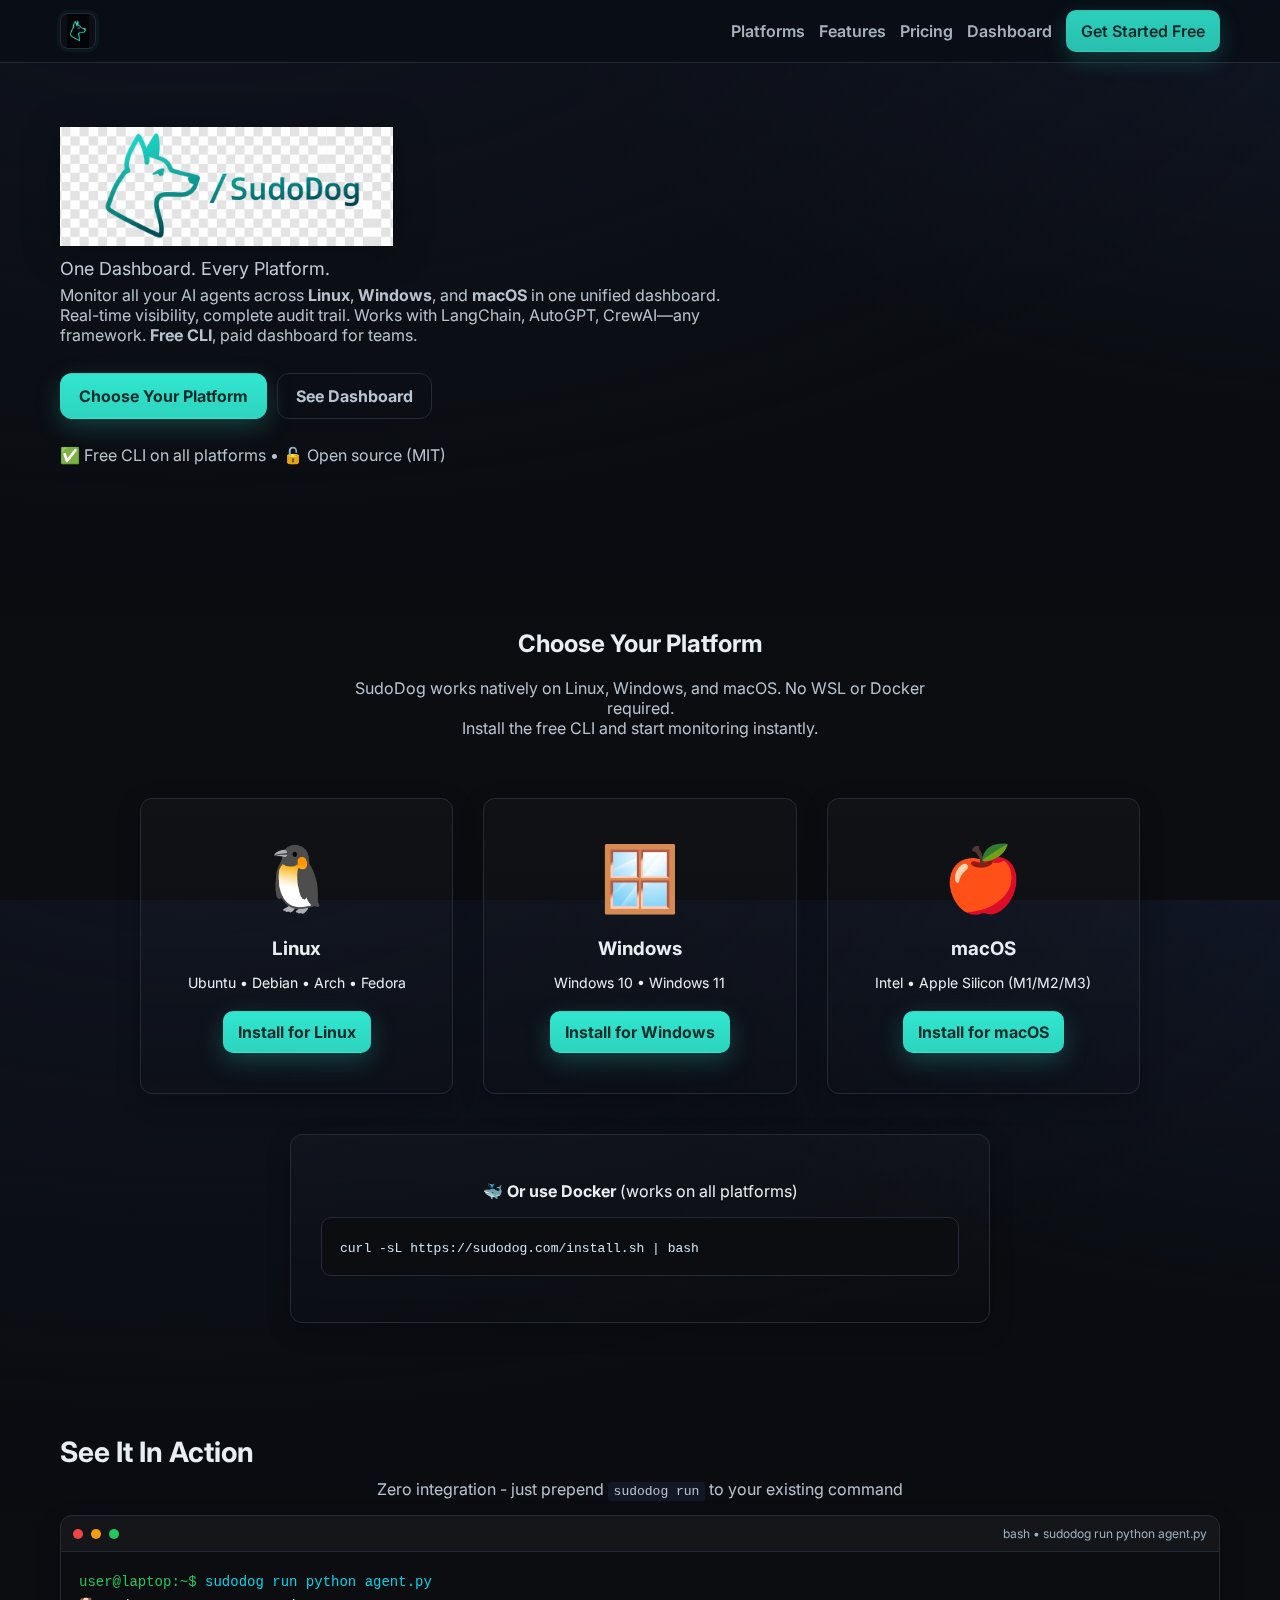
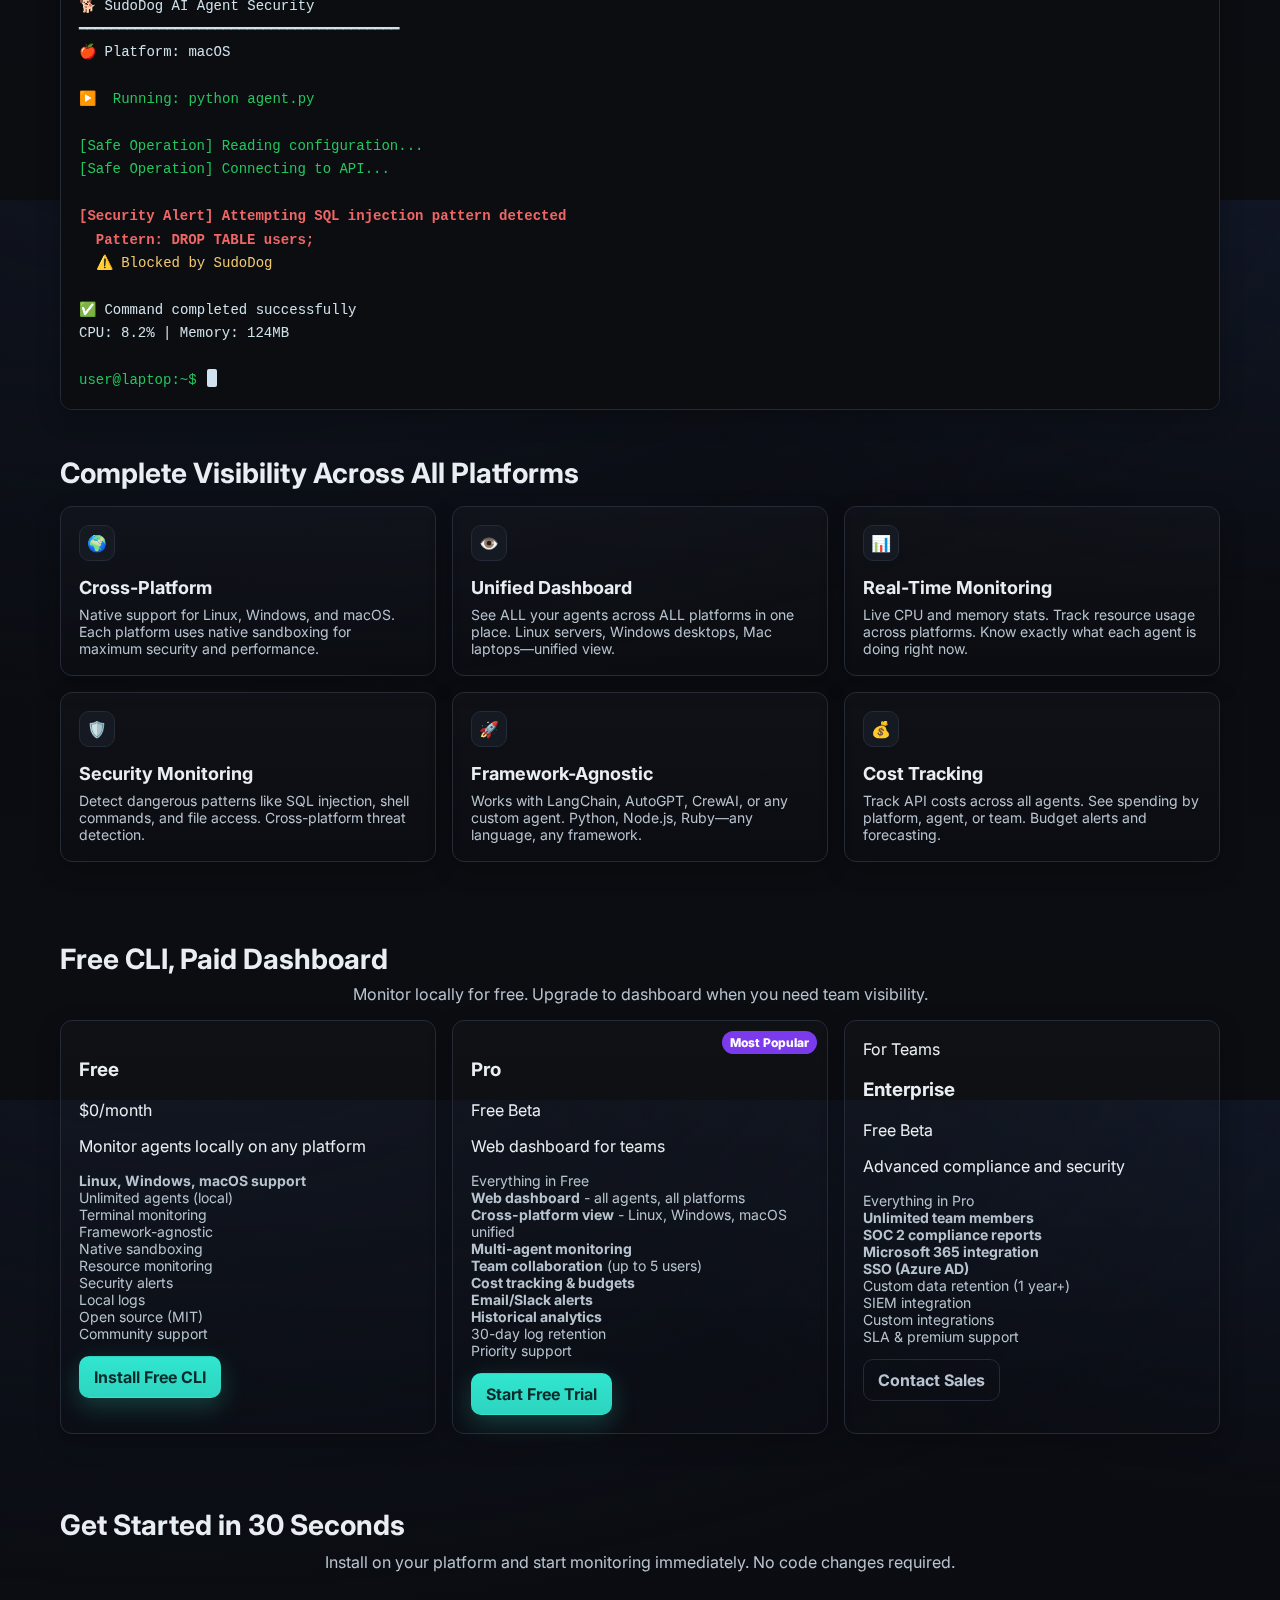
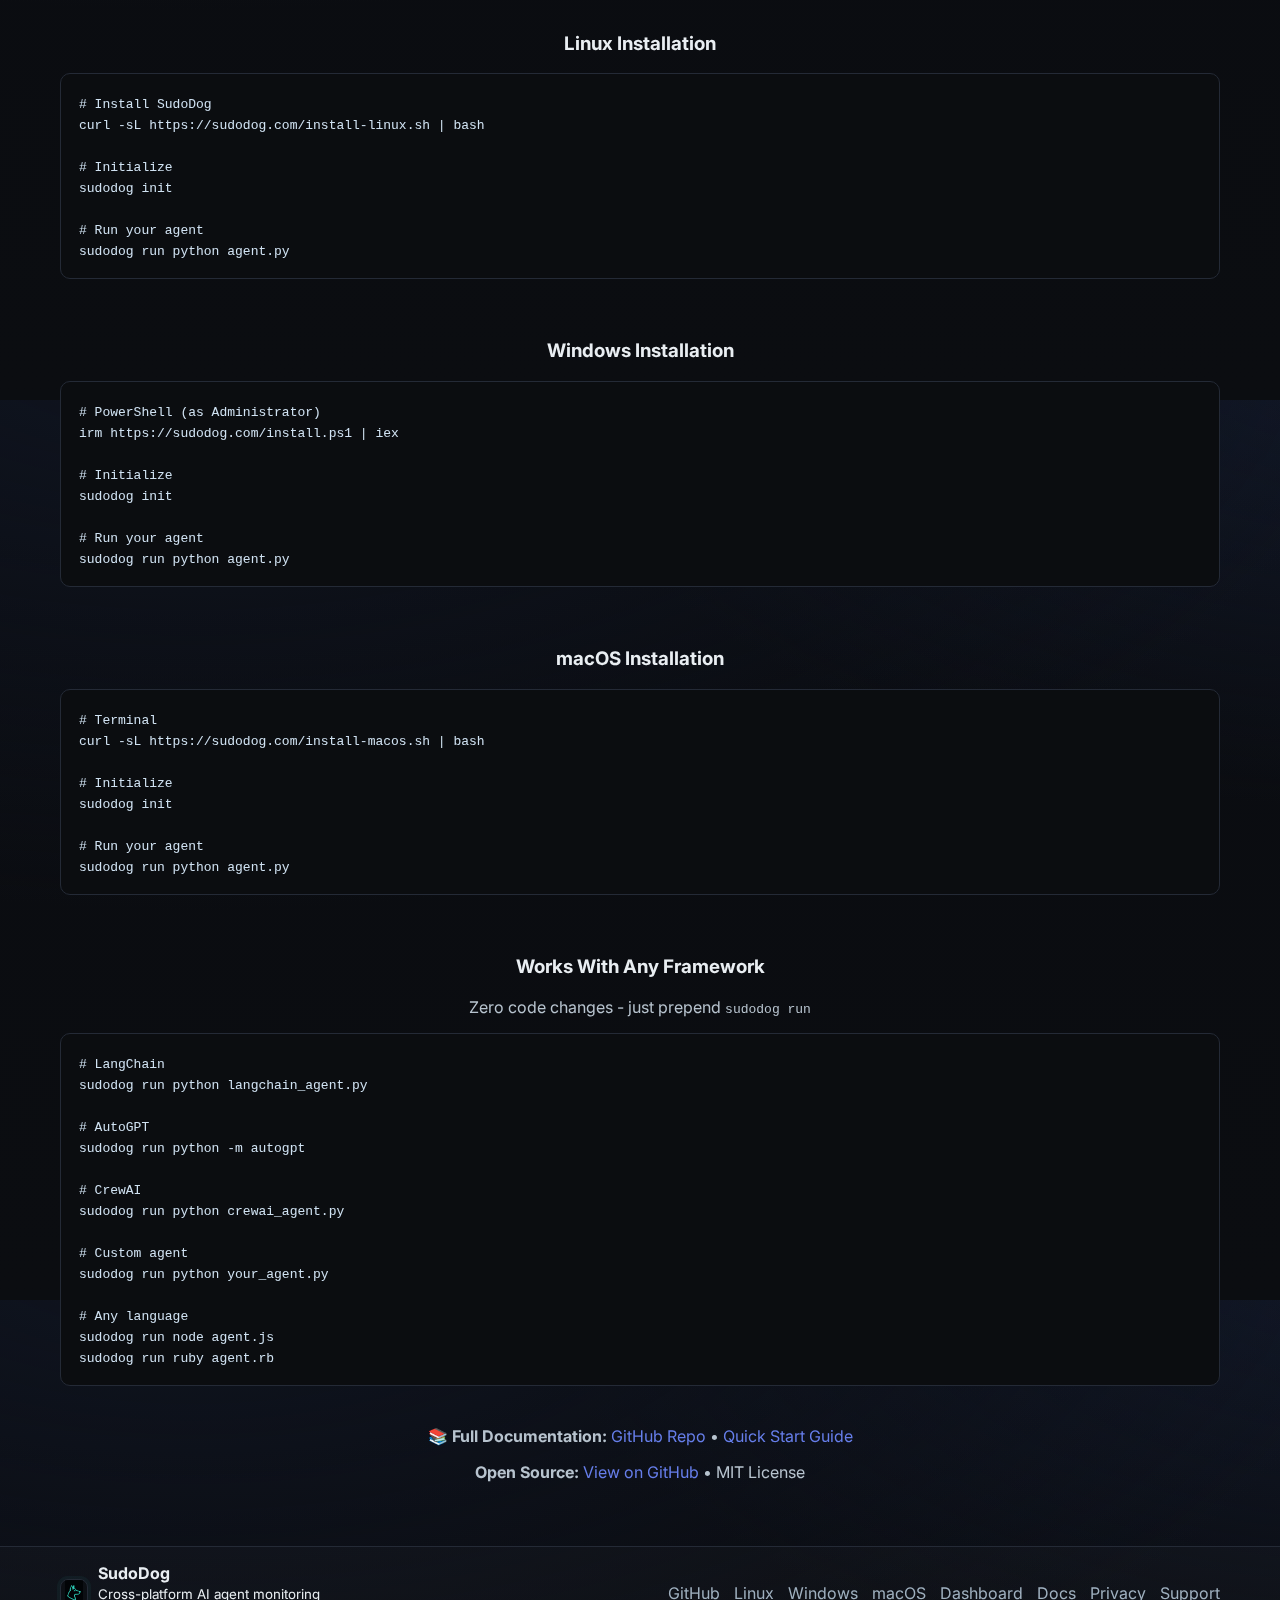
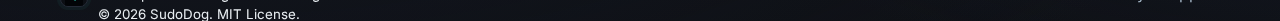
<file: index.html>
<!DOCTYPE html>
<html lang="en">
<head>
  <meta charset="utf-8">
  <meta name="viewport" content="width=device-width, initial-scale=1">
  <title>SudoDog - Cross-Platform AI Agent Monitoring | Linux, Windows, macOS</title>
  <meta name="description" content="Monitor AI agents across Linux, Windows, and macOS. Real-time visibility, audit logs, and security monitoring. Works with LangChain, AutoGPT, CrewAI—any framework. Free CLI, paid dashboard.">

  <!-- Enhanced SEO Meta Tags -->
  <meta name="keywords" content="AI agent monitoring, cross-platform AI monitoring, Linux AI tools, Windows AI monitoring, macOS AI security, LangChain monitoring, AutoGPT security, CrewAI monitoring, AI agent observability">
  <meta name="author" content="SudoDog">
  <meta name="robots" content="index, follow, max-image-preview:large, max-snippet:-1, max-video-preview:-1">
  <link rel="canonical" href="https://sudodog.com/">

  <!-- Open Graph / Facebook -->
  <meta property="og:type" content="website">
  <meta property="og:url" content="https://sudodog.com/">
  <meta property="og:title" content="SudoDog - Cross-Platform AI Agent Monitoring">
  <meta property="og:description" content="Monitor all your AI agents across Linux, Windows, and macOS. Free CLI, paid dashboard for teams. Works with any framework.">
  <meta property="og:image" content="https://sudodog.com/assets/hero_logo.png">
  <meta property="og:site_name" content="SudoDog">

  <!-- Twitter Card -->
  <meta name="twitter:card" content="summary_large_image">
  <meta name="twitter:url" content="https://sudodog.com/">
  <meta name="twitter:title" content="SudoDog - Cross-Platform AI Agent Monitoring">
  <meta name="twitter:description" content="Monitor all your AI agents across Linux, Windows, and macOS. Free CLI, paid dashboard for teams.">
  <meta name="twitter:image" content="https://sudodog.com/assets/hero_logo.png">

  <!-- Favicons -->
  <link rel="icon" type="image/png" sizes="32x32" href="assets/favicon-32x32.png">
  <link rel="icon" type="image/png" sizes="16x16" href="assets/favicon-16x16.png">
  <link rel="icon" type="image/png" href="assets/favicon.png">
  <link rel="apple-touch-icon" sizes="180x180" href="assets/apple-touch-icon.png">
  <link rel="shortcut icon" href="assets/favicon.ico">

  <!-- Fonts -->
  <link rel="preconnect" href="https://fonts.googleapis.com">
  <link rel="preconnect" href="https://fonts.gstatic.com" crossorigin>
  <link href="https://fonts.googleapis.com/css2?family=Inter:wght@400;500;600;700;800&family=JetBrains+Mono:wght@400;600;700&display=swap" rel="stylesheet">

  <!-- Styles -->
  <link rel="stylesheet" href="styles.css">

  <!-- Enhanced Structured Data -->
  <script type="application/ld+json">
  {
    "@context": "https://schema.org",
    "@type": "SoftwareApplication",
    "name": "SudoDog",
    "alternateName": "SudoDog Cross-Platform AI Agent Monitoring",
    "url": "https://sudodog.com",
    "applicationCategory": "DeveloperApplication",
    "operatingSystem": "Linux, Windows, macOS",
    "description": "Monitor all your AI agents across Linux, Windows, and macOS. Real-time visibility, complete audit trail, framework-agnostic. Works with LangChain, AutoGPT, CrewAI, or any framework. Free CLI for local monitoring, paid dashboard for teams.",
    "offers": {
      "@type": "Offer",
      "price": "0",
      "priceCurrency": "USD",
      "availability": "https://schema.org/InStock",
      "description": "Free CLI, paid dashboard from $29/month"
    },
    "screenshot": "https://sudodog.com/assets/hero_logo.png",
    "image": "https://sudodog.com/assets/hero_logo.png",
    "softwareVersion": "2.0.0",
    "datePublished": "2024-11-21",
    "dateModified": "2024-11-21",
    "author": {
      "@type": "Organization",
      "name": "SudoDog",
      "url": "https://sudodog.com",
      "logo": "https://sudodog.com/assets/logo.png"
    },
    "publisher": {
      "@type": "Organization",
      "name": "SudoDog",
      "url": "https://sudodog.com",
      "logo": "https://sudodog.com/assets/logo.png"
    },
    "downloadUrl": "https://github.com/SudoDog-official/sudodog",
    "codeRepository": "https://github.com/SudoDog-official/sudodog",
    "programmingLanguage": "Python",
    "license": "https://opensource.org/licenses/MIT",
    "featureList": [
      "Cross-platform support (Linux, Windows, macOS)",
      "Real-time AI agent monitoring",
      "Complete audit trail with logs",
      "Framework-agnostic - works with any AI framework",
      "Native sandboxing per platform",
      "Resource monitoring - CPU & memory tracking",
      "Zero code changes required",
      "Free CLI, paid dashboard for teams"
    ],
    "keywords": "AI agent monitoring, cross-platform, Linux, Windows, macOS, LangChain, AutoGPT, CrewAI"
  }
  </script>

  <!-- FAQ Structured Data -->
  <script type="application/ld+json">
  {
    "@context": "https://schema.org",
    "@type": "FAQPage",
    "mainEntity": [
      {
        "@type": "Question",
        "name": "What platforms does SudoDog support?",
        "acceptedAnswer": {
          "@type": "Answer",
          "text": "SudoDog works natively on Linux, Windows, and macOS. Each platform has native sandboxing: Linux uses namespaces, Windows uses Job Objects, and macOS uses sandbox-exec. No WSL or Docker required, though Docker mode is available as an option."
        }
      },
      {
        "@type": "Question",
        "name": "Is SudoDog free?",
        "acceptedAnswer": {
          "@type": "Answer",
          "text": "Yes, the SudoDog CLI is completely free and open-source under the MIT license. You can monitor unlimited agents locally on any platform (Linux, Windows, macOS). The paid Pro dashboard ($29/month) is for teams who need to see all agents across all platforms in one unified web interface."
        }
      },
      {
        "@type": "Question",
        "name": "What's the difference between the free CLI and paid dashboard?",
        "acceptedAnswer": {
          "@type": "Answer",
          "text": "The free CLI monitors agents locally on your machine with terminal output. The paid dashboard ($29/month) provides a web interface where you can see ALL your agents across ALL platforms (Linux, Windows, macOS) in one unified view, with team collaboration, cost tracking, and advanced analytics."
        }
      },
      {
        "@type": "Question",
        "name": "Does SudoDog work with my AI framework?",
        "acceptedAnswer": {
          "@type": "Answer",
          "text": "Yes! SudoDog is framework-agnostic and works with LangChain, AutoGPT, CrewAI, and any custom agent in Python, Node.js, Ruby, or any language. Just prepend 'sudodog run' to your existing command—no code changes required."
        }
      }
    ]
  }
  </script>
</head>
<body>
  <div class="bg-grid"></div>

  <header class="topbar">
    <div class="container nav">
      <a class="brand" href="#home" aria-label="SudoDog home">
        <img class="logo" src="assets/logo.png" alt="SudoDog logo">
        <strong class="name"></strong>
      </a>
      <nav class="menu">
        <a href="#platforms">Platforms</a>
        <a href="#features">Features</a>
        <a href="#pricing">Pricing</a>
        <a href="dashboard-landing.html">Dashboard</a>
        <a href="#install" class="btn primary">Get Started Free</a>
      </nav>
    </div>
  </header>

  <main id="home">
    <section class="hero container">
      <div class="hero-copy center">
        <img class="hero-logo" src="assets/hero_logo.png" alt="SudoDog - Cross-Platform AI Agent Monitoring">
        <h1 style="font-size: 0; position: absolute; left: -9999px;">SudoDog - Monitor All Your AI Agents Across Linux, Windows, and macOS</h1>
        <p class="lead">One Dashboard. Every Platform.</p>
        <p class="lede-sub">Monitor all your AI agents across <strong>Linux</strong>, <strong>Windows</strong>, and <strong>macOS</strong> in one unified dashboard. Real-time visibility, complete audit trail. Works with LangChain, AutoGPT, CrewAI—any framework. <strong>Free CLI</strong>, paid dashboard for teams.</p>
        <div class="cta-row">
          <a class="btn primary lg" href="#platforms">Choose Your Platform</a>
          <a class="btn ghost lg" href="dashboard-landing.html">See Dashboard</a>
        </div>
        <p class="sub center" style="margin-top: 20px;">
          ✅ Free CLI on all platforms • 🔓 Open source (MIT)
        </p>
      </div>
    </section>

    <!-- Platform Selection -->
    <section class="container" id="platforms" style="padding-top: 80px; padding-bottom: 80px;">
      <h2 style="text-align: center; margin-bottom: 20px;">Choose Your Platform</h2>
      <p class="sub center" style="margin-bottom: 60px; max-width: 600px; margin-left: auto; margin-right: auto;">
        SudoDog works natively on Linux, Windows, and macOS. No WSL or Docker required.<br>
        Install the free CLI and start monitoring instantly.
      </p>

      <div class="grid grid-3" style="gap: 30px; max-width: 1000px; margin: 0 auto 40px;">
        <a href="linux.html" class="card hoverlift" style="text-decoration: none; color: inherit; text-align: center; padding: 40px 30px;">
          <div style="font-size: 64px; margin-bottom: 20px;">🐧</div>
          <h3 style="margin-bottom: 10px;">Linux</h3>
          <p class="sub" style="margin-bottom: 20px; font-size: 14px;">Ubuntu • Debian • Arch • Fedora</p>
          <span class="btn primary">Install for Linux</span>
        </a>

        <a href="windows.html" class="card hoverlift" style="text-decoration: none; color: inherit; text-align: center; padding: 40px 30px;">
          <div style="font-size: 64px; margin-bottom: 20px;">🪟</div>
          <h3 style="margin-bottom: 10px;">Windows</h3>
          <p class="sub" style="margin-bottom: 20px; font-size: 14px;">Windows 10 • Windows 11</p>
          <span class="btn primary">Install for Windows</span>
        </a>

        <a href="macos.html" class="card hoverlift" style="text-decoration: none; color: inherit; text-align: center; padding: 40px 30px;">
          <div style="font-size: 64px; margin-bottom: 20px;">🍎</div>
          <h3 style="margin-bottom: 10px;">macOS</h3>
          <p class="sub" style="margin-bottom: 20px; font-size: 14px;">Intel • Apple Silicon (M1/M2/M3)</p>
          <span class="btn primary">Install for macOS</span>
        </a>
      </div>

      <div class="card" style="max-width: 700px; margin: 0 auto; padding: 30px; text-align: center;">
        <p style="margin-bottom: 15px;">
          <strong>🐳 Or use Docker</strong> (works on all platforms)
        </p>
        <pre class="codeblock" style="text-align: left;"><code class="lang">curl -sL https://sudodog.com/install.sh | bash</code></pre>
      </div>
    </section>

    <!-- Quick Demo -->
    <section class="code container" id="demo">
      <h2>See It In Action</h2>
      <p class="sub center">Zero integration - just prepend <code style="background: rgba(102, 126, 234, 0.1); padding: 2px 6px; border-radius: 3px;">sudodog run</code> to your existing command</p>
      <div class="hero-terminal card">
        <div class="term-top">
          <span class="dot red"></span><span class="dot yellow"></span><span class="dot green"></span>
          <span class="title">bash • sudodog run python agent.py</span>
        </div>
<pre class="tty"><code><span class="prompt">user@laptop:~$</span> <span class="cmd">sudodog run python agent.py</span>
<span class="out">🐕 SudoDog AI Agent Security</span>
<span class="out">━━━━━━━━━━━━━━━━━━━━━━━━━━━━━━━━━━━━━━━━</span>
<span class="out">🍎 Platform: macOS</span>

<span class="okline">▶️  Running: python agent.py</span>

<span class="okline">[Safe Operation] Reading configuration...</span>
<span class="okline">[Safe Operation] Connecting to API...</span>

<span class="alert">[Security Alert] Attempting SQL injection pattern detected</span>
<span class="alert">  Pattern: DROP TABLE users;</span>
<span class="warning">  ⚠️ Blocked by SudoDog</span>

<span class="out">✅ Command completed successfully</span>
<span class="out">CPU: 8.2% | Memory: 124MB</span>

<span class="prompt">user@laptop:~$</span> <span class="cursor"></span></code></pre>
      </div>
    </section>

    <!-- Features -->
    <section class="features container" id="features">
      <h2>Complete Visibility Across All Platforms</h2>
      <div class="grid grid-3">
        <article class="feature card hoverlift">
          <div class="icbox">🌍</div>
          <h3>Cross-Platform</h3>
          <p>Native support for Linux, Windows, and macOS. Each platform uses native sandboxing for maximum security and performance.</p>
        </article>

        <article class="feature card hoverlift">
          <div class="icbox">👁️</div>
          <h3>Unified Dashboard</h3>
          <p>See ALL your agents across ALL platforms in one place. Linux servers, Windows desktops, Mac laptops—unified view.</p>
        </article>

        <article class="feature card hoverlift">
          <div class="icbox">📊</div>
          <h3>Real-Time Monitoring</h3>
          <p>Live CPU and memory stats. Track resource usage across platforms. Know exactly what each agent is doing right now.</p>
        </article>

        <article class="feature card hoverlift">
          <div class="icbox">🛡️</div>
          <h3>Security Monitoring</h3>
          <p>Detect dangerous patterns like SQL injection, shell commands, and file access. Cross-platform threat detection.</p>
        </article>

        <article class="feature card hoverlift">
          <div class="icbox">🚀</div>
          <h3>Framework-Agnostic</h3>
          <p>Works with LangChain, AutoGPT, CrewAI, or any custom agent. Python, Node.js, Ruby—any language, any framework.</p>
        </article>

        <article class="feature card hoverlift">
          <div class="icbox">💰</div>
          <h3>Cost Tracking</h3>
          <p>Track API costs across all agents. See spending by platform, agent, or team. Budget alerts and forecasting.</p>
        </article>
      </div>
    </section>

    <!-- Pricing -->
    <section class="pricing container" id="pricing">
      <h2>Free CLI, Paid Dashboard</h2>
      <p class="sub center">Monitor locally for free. Upgrade to dashboard when you need team visibility.</p>
      <div class="plans plans-3">
        <article class="plan card hoverlift">
          <h3>Free</h3>
          <p class="price-coming">$0/month</p>
          <p>Monitor agents locally on any platform</p>
          <ul>
            <li><strong>Linux, Windows, macOS support</strong></li>
            <li>Unlimited agents (local)</li>
            <li>Terminal monitoring</li>
            <li>Framework-agnostic</li>
            <li>Native sandboxing</li>
            <li>Resource monitoring</li>
            <li>Security alerts</li>
            <li>Local logs</li>
            <li>Open source (MIT)</li>
            <li>Community support</li>
          </ul>
          <a class="btn primary" href="#platforms">Install Free CLI</a>
        </article>

        <article class="plan card popular hoverlift">
          <div class="flag">Most Popular</div>
          <h3>Pro</h3>
          <p class="price-coming">Free Beta</p>
          <p>Web dashboard for teams</p>
          <ul>
            <li>Everything in Free</li>
            <li><strong>Web dashboard</strong> - all agents, all platforms</li>
            <li><strong>Cross-platform view</strong> - Linux, Windows, macOS unified</li>
            <li><strong>Multi-agent monitoring</strong></li>
            <li><strong>Team collaboration</strong> (up to 5 users)</li>
            <li><strong>Cost tracking & budgets</strong></li>
            <li><strong>Email/Slack alerts</strong></li>
            <li><strong>Historical analytics</strong></li>
            <li>30-day log retention</li>
            <li>Priority support</li>
          </ul>
          <a class="btn primary" href="dashboard-landing.html">Start Free Trial</a>
        </article>

        <article class="plan card hoverlift">
          <div class="flag-muted">For Teams</div>
          <h3>Enterprise</h3>
          <p class="price-coming">Free Beta</p>
          <p>Advanced compliance and security</p>
          <ul>
            <li>Everything in Pro</li>
            <li><strong>Unlimited team members</strong></li>
            <li><strong>SOC 2 compliance reports</strong></li>
            <li><strong>Microsoft 365 integration</strong></li>
            <li><strong>SSO (Azure AD)</strong></li>
            <li>Custom data retention (1 year+)</li>
            <li>SIEM integration</li>
            <li>Custom integrations</li>
            <li>SLA & premium support</li>
          </ul>
          <a class="btn ghost" href="dashboard-landing.html">Contact Sales</a>
        </article>
      </div>
    </section>

    <!-- Installation -->
    <section class="container code" id="install">
      <h2>Get Started in 30 Seconds</h2>
      <p class="sub center">Install on your platform and start monitoring immediately. No code changes required.</p>

      <h3 style="margin-top: 60px; text-align: center;">Linux Installation</h3>
<pre class="codeblock"><code class="lang"># Install SudoDog
curl -sL https://sudodog.com/install-linux.sh | bash

# Initialize
sudodog init

# Run your agent
sudodog run python agent.py
</code></pre>

      <h3 style="margin-top: 60px; text-align: center;">Windows Installation</h3>
<pre class="codeblock"><code class="lang"># PowerShell (as Administrator)
irm https://sudodog.com/install.ps1 | iex

# Initialize
sudodog init

# Run your agent
sudodog run python agent.py
</code></pre>

      <h3 style="margin-top: 60px; text-align: center;">macOS Installation</h3>
<pre class="codeblock"><code class="lang"># Terminal
curl -sL https://sudodog.com/install-macos.sh | bash

# Initialize
sudodog init

# Run your agent
sudodog run python agent.py
</code></pre>

      <h3 style="margin-top: 60px; text-align: center;">Works With Any Framework</h3>
      <p class="sub center">Zero code changes - just prepend <code>sudodog run</code></p>
<pre class="codeblock"><code class="lang"># LangChain
sudodog run python langchain_agent.py

# AutoGPT
sudodog run python -m autogpt

# CrewAI
sudodog run python crewai_agent.py

# Custom agent
sudodog run python your_agent.py

# Any language
sudodog run node agent.js
sudodog run ruby agent.rb
</code></pre>

      <p class="sub center" style="margin-top: 40px;">
        <strong>📚 Full Documentation:</strong>
        <a href="https://github.com/SudoDog-official/sudodog#readme" style="color: #667eea;">GitHub Repo</a> •
        <a href="https://github.com/SudoDog-official/sudodog/blob/main/QUICKSTART.md" style="color: #667eea;">Quick Start Guide</a>
      </p>
      <p class="sub center">
        <strong>Open Source:</strong>
        <a href="https://github.com/SudoDog-official/sudodog" style="color: #667eea;">View on GitHub</a> • MIT License
      </p>
    </section>
  </main>

  <footer class="footer">
    <div class="container foot">
      <div class="id">
        <img class="logo sm" src="assets/logo.png" alt="SudoDog logo small">
        <div>
          <strong>SudoDog</strong><br>
          <small>Cross-platform AI agent monitoring</small><br>
          <small>© <span id="y"></span> SudoDog. MIT License.</small>
        </div>
      </div>
      <nav class="links">
        <a href="https://github.com/SudoDog-official/sudodog">GitHub</a>
        <a href="linux.html">Linux</a>
        <a href="windows.html">Windows</a>
        <a href="macos.html">macOS</a>
        <a href="dashboard-landing.html">Dashboard</a>
        <a href="https://github.com/SudoDog-official/sudodog#readme">Docs</a>
        <a href="https://github.com/SudoDog-official/sudodog/blob/main/PRIVACY.md">Privacy</a>
        <a href="mailto:support@sudodog.com">Support</a>
      </nav>
    </div>
  </footer>

  <script>
    window.va = window.va || function () { (window.vaq = window.vaq || []).push(arguments); };
  </script>
  <script defer src="https://va.vercel-scripts.com/v1/script.js"></script>

  <script>document.getElementById('y').textContent=new Date().getFullYear();</script>
</body>
</html>
</file>
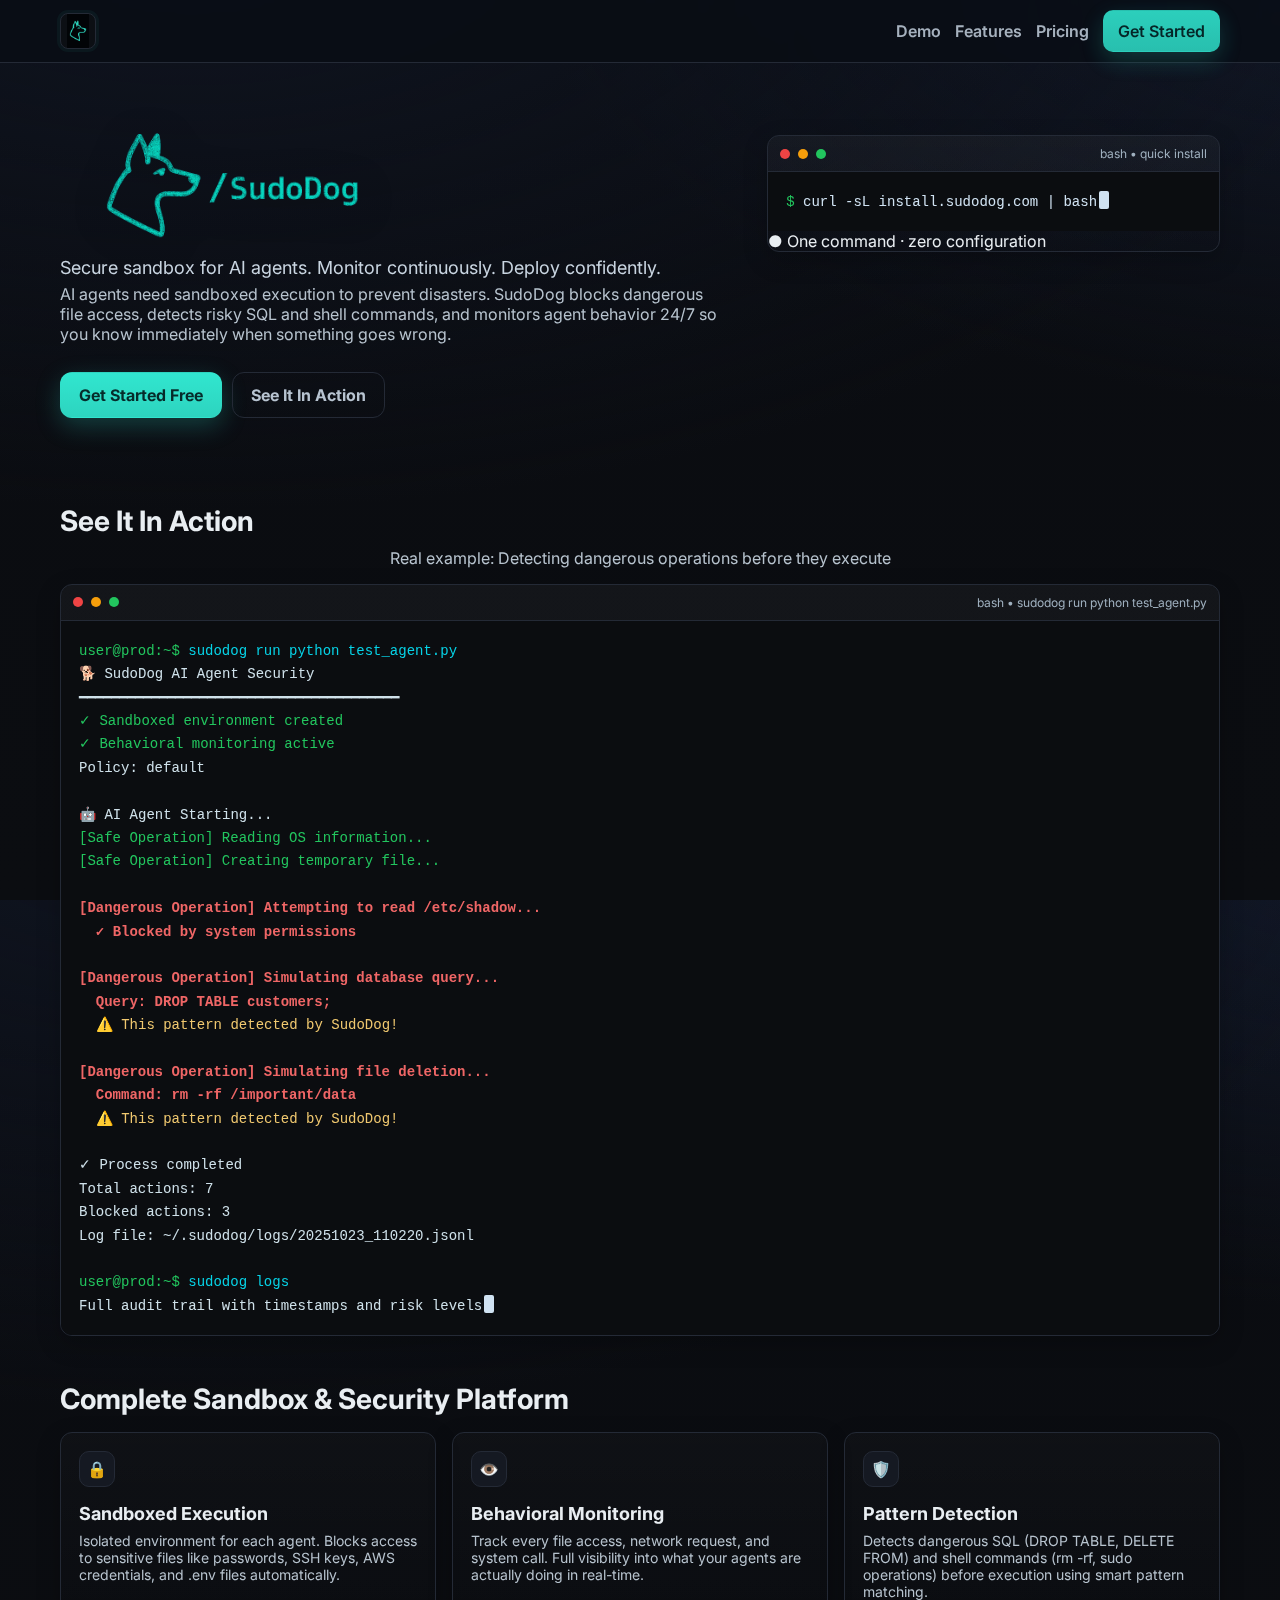
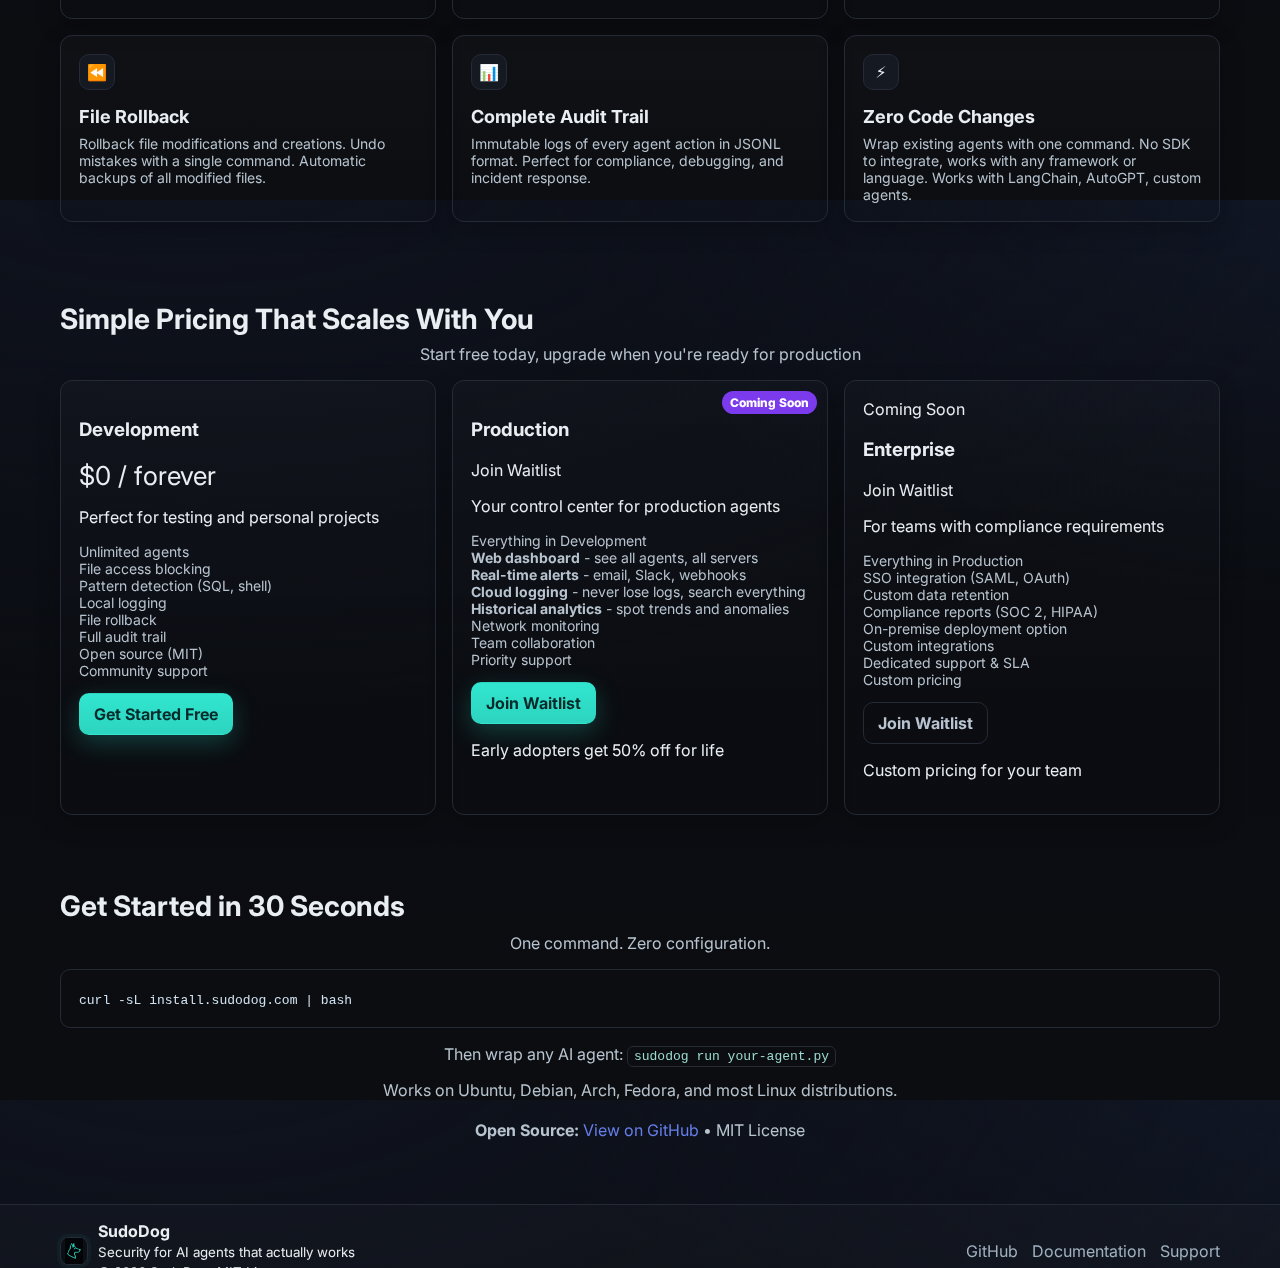
<file: website/index.html>
<!DOCTYPE html>
<html lang="en">
<head>
  <meta charset="utf-8">
  <meta name="viewport" content="width=device-width, initial-scale=1">
  <title>SudoDog — AI Agent Sandbox & Security Monitoring</title>
  <meta name="description" content="Sandbox for AI agents. Blocks dangerous operations, monitors behavior 24/7, alerts instantly. Deploy agents safely with real-time security.">
  <link rel="icon" type="image/png" href="assets/favicon.png">
  <link rel="preconnect" href="https://fonts.googleapis.com">
  <link rel="preconnect" href="https://fonts.gstatic.com" crossorigin>
  <link href="https://fonts.googleapis.com/css2?family=Inter:wght@400;500;600;700;800&family=JetBrains+Mono:wght@400;600;700&display=swap" rel="stylesheet">
  <link rel="stylesheet" href="styles.css">
</head>
<body>
  <div class="bg-grid"></div>

  <header class="topbar">
    <div class="container nav">
      <a class="brand" href="#home" aria-label="SudoDog home">
        <img class="logo" src="assets/logo.png" alt="SudoDog logo">
        <strong class="name"></strong>
      </a>
      <nav class="menu">
        <a href="#demo">Demo</a>
        <a href="#features">Features</a>
        <a href="#pricing">Pricing</a>
        <a href="#install" class="btn primary">Get Started</a>
      </nav>
    </div>
  </header>

  <main id="home">
    <section class="hero container">
      <div class="hero-copy center">
        <img class="hero-logo" src="assets/hero_logo.png" alt="SudoDog logo">
        <p class="lead">Secure sandbox for AI agents. Monitor continuously. Deploy confidently.</p>
        <p class="lede-sub">AI agents need sandboxed execution to prevent disasters. SudoDog blocks dangerous file access, detects risky SQL and shell commands, and monitors agent behavior 24/7 so you know immediately when something goes wrong.</p>
        <div class="cta-row">
          <a class="btn primary lg" href="#install">Get Started Free</a>
          <a class="btn ghost lg" href="#demo">See It In Action</a>
        </div>
      </div>
      <div class="hero-terminal card">
        <div class="term-top">
          <span class="dot red"></span><span class="dot yellow"></span><span class="dot green"></span>
          <span class="title">bash • quick install</span>
        </div>
<pre class="tty"><code><span class="prompt">$</span> curl -sL install.sudodog.com | bash<span class="cursor"></span></code></pre>
        <div class="status"><span class="ok">●</span> One command · zero configuration</div>
      </div>
    </section>

    <section class="code container" id="demo">
      <h2>See It In Action</h2>
      <p class="sub center">Real example: Detecting dangerous operations before they execute</p>
      <div class="hero-terminal card">
        <div class="term-top">
          <span class="dot red"></span><span class="dot yellow"></span><span class="dot green"></span>
          <span class="title">bash • sudodog run python test_agent.py</span>
        </div>
<pre class="tty"><code><span class="prompt">user@prod:~$</span> <span class="cmd">sudodog run python test_agent.py</span>
<span class="out">🐕 SudoDog AI Agent Security</span>
<span class="out">━━━━━━━━━━━━━━━━━━━━━━━━━━━━━━━━━━━━━━━━</span>
<span class="okline">✓ Sandboxed environment created</span>
<span class="okline">✓ Behavioral monitoring active</span>
<span class="out">Policy: default</span>

<span class="out">🤖 AI Agent Starting...</span>
<span class="okline">[Safe Operation] Reading OS information...</span>
<span class="okline">[Safe Operation] Creating temporary file...</span>

<span class="alert">[Dangerous Operation] Attempting to read /etc/shadow...</span>
<span class="alert">  ✓ Blocked by system permissions</span>

<span class="alert">[Dangerous Operation] Simulating database query...</span>
<span class="alert">  Query: DROP TABLE customers;</span>
<span class="warning">  ⚠️ This pattern detected by SudoDog!</span>

<span class="alert">[Dangerous Operation] Simulating file deletion...</span>
<span class="alert">  Command: rm -rf /important/data</span>
<span class="warning">  ⚠️ This pattern detected by SudoDog!</span>

<span class="out">✓ Process completed</span>
<span class="out">Total actions: 7</span>
<span class="out">Blocked actions: 3</span>
<span class="out">Log file: ~/.sudodog/logs/20251023_110220.jsonl</span>

<span class="prompt">user@prod:~$</span> <span class="cmd">sudodog logs</span>
<span class="out">Full audit trail with timestamps and risk levels</span><span class="cursor"></span></code></pre>
      </div>
    </section>

    <section class="features container" id="features">
      <h2>Complete Sandbox & Security Platform</h2>
      <div class="grid grid-3">
        <article class="feature card hoverlift"><div class="icbox">🔒</div><h3>Sandboxed Execution</h3><p>Isolated environment for each agent. Blocks access to sensitive files like passwords, SSH keys, AWS credentials, and .env files automatically.</p></article>
        <article class="feature card hoverlift"><div class="icbox">👁️</div><h3>Behavioral Monitoring</h3><p>Track every file access, network request, and system call. Full visibility into what your agents are actually doing in real-time.</p></article>
        <article class="feature card hoverlift"><div class="icbox">🛡️</div><h3>Pattern Detection</h3><p>Detects dangerous SQL (DROP TABLE, DELETE FROM) and shell commands (rm -rf, sudo operations) before execution using smart pattern matching.</p></article>
        <article class="feature card hoverlift"><div class="icbox">⏪</div><h3>File Rollback</h3><p>Rollback file modifications and creations. Undo mistakes with a single command. Automatic backups of all modified files.</p></article>
        <article class="feature card hoverlift"><div class="icbox">📊</div><h3>Complete Audit Trail</h3><p>Immutable logs of every agent action in JSONL format. Perfect for compliance, debugging, and incident response.</p></article>
        <article class="feature card hoverlift"><div class="icbox">⚡</div><h3>Zero Code Changes</h3><p>Wrap existing agents with one command. No SDK to integrate, works with any framework or language. Works with LangChain, AutoGPT, custom agents.</p></article>
      </div>
    </section>

    <section class="pricing container" id="pricing">
      <h2>Simple Pricing That Scales With You</h2>
      <p class="sub center">Start free today, upgrade when you're ready for production</p>
      <div class="plans plans-3">
        <article class="plan card hoverlift">
          <h3>Development</h3>
          <p class="price">$0 <span>/ forever</span></p>
          <p>Perfect for testing and personal projects</p>
          <ul>
            <li>Unlimited agents</li>
            <li>File access blocking</li>
            <li>Pattern detection (SQL, shell)</li>
            <li>Local logging</li>
            <li>File rollback</li>
            <li>Full audit trail</li>
            <li>Open source (MIT)</li>
            <li>Community support</li>
          </ul>
          <a class="btn primary" href="#install">Get Started Free</a>
        </article>
        <article class="plan card popular hoverlift">
          <div class="flag">Coming Soon</div>
          <h3>Production</h3>
          <p class="price-coming">Join Waitlist</p>
          <p>Your control center for production agents</p>
          <ul>
            <li>Everything in Development</li>
            <li><strong>Web dashboard</strong> - see all agents, all servers</li>
            <li><strong>Real-time alerts</strong> - email, Slack, webhooks</li>
            <li><strong>Cloud logging</strong> - never lose logs, search everything</li>
            <li><strong>Historical analytics</strong> - spot trends and anomalies</li>
            <li>Network monitoring</li>
            <li>Team collaboration</li>
            <li>Priority support</li>
          </ul>
          <a class="btn primary" href="https://forms.gle/FMN32h4GSHAKqjG17">Join Waitlist</a>
          <p class="pricing-note">Early adopters get 50% off for life</p>
        </article>
        <article class="plan card hoverlift">
          <div class="flag-muted">Coming Soon</div>
          <h3>Enterprise</h3>
          <p class="price-coming">Join Waitlist</p>
          <p>For teams with compliance requirements</p>
          <ul>
            <li>Everything in Production</li>
            <li>SSO integration (SAML, OAuth)</li>
            <li>Custom data retention</li>
            <li>Compliance reports (SOC 2, HIPAA)</li>
            <li>On-premise deployment option</li>
            <li>Custom integrations</li>
            <li>Dedicated support & SLA</li>
            <li>Custom pricing</li>
          </ul>
          <a class="btn ghost" href="https://forms.gle/FMN32h4GSHAKqjG17">Join Waitlist</a>
          <p class="pricing-note">Custom pricing for your team</p>
        </article>
      </div>
    </section>

    <section class="container code" id="install">
      <h2>Get Started in 30 Seconds</h2>
      <p class="sub center">One command. Zero configuration.</p>
<pre class="codeblock"><code class="lang">curl -sL install.sudodog.com | bash</code></pre>
      <p class="sub center">Then wrap any AI agent: <code class="inl">sudodog run your-agent.py</code></p>
      <p class="sub center">Works on Ubuntu, Debian, Arch, Fedora, and most Linux distributions.</p>
      <p class="sub center" style="margin-top: 20px;"><strong>Open Source:</strong> <a href="https://github.com/SudoDog-official/sudodog" style="color: #667eea;">View on GitHub</a> • MIT License</p>
    </section>
  </main>

  <footer class="footer">
    <div class="container foot">
      <div class="id">
        <img class="logo sm" src="assets/logo.png" alt="SudoDog logo small">
        <div>
          <strong>SudoDog</strong><br>
          <small>Security for AI agents that actually works</small><br>
          <small>© <span id="y"></span> SudoDog. MIT License.</small>
        </div>
      </div>
      <nav class="links">
        <a href="https://github.com/SudoDog-official/sudodog">GitHub</a>
        <a href="https://github.com/SudoDog-official/sudodog#readme">Documentation</a>
        <a href="https://github.com/SudoDog-official/sudodog/issues">Support</a>
      </nav>
    </div>
  </footer>

  <script>document.getElementById('y').textContent=new Date().getFullYear();</script>
</body>
</html>
</file>
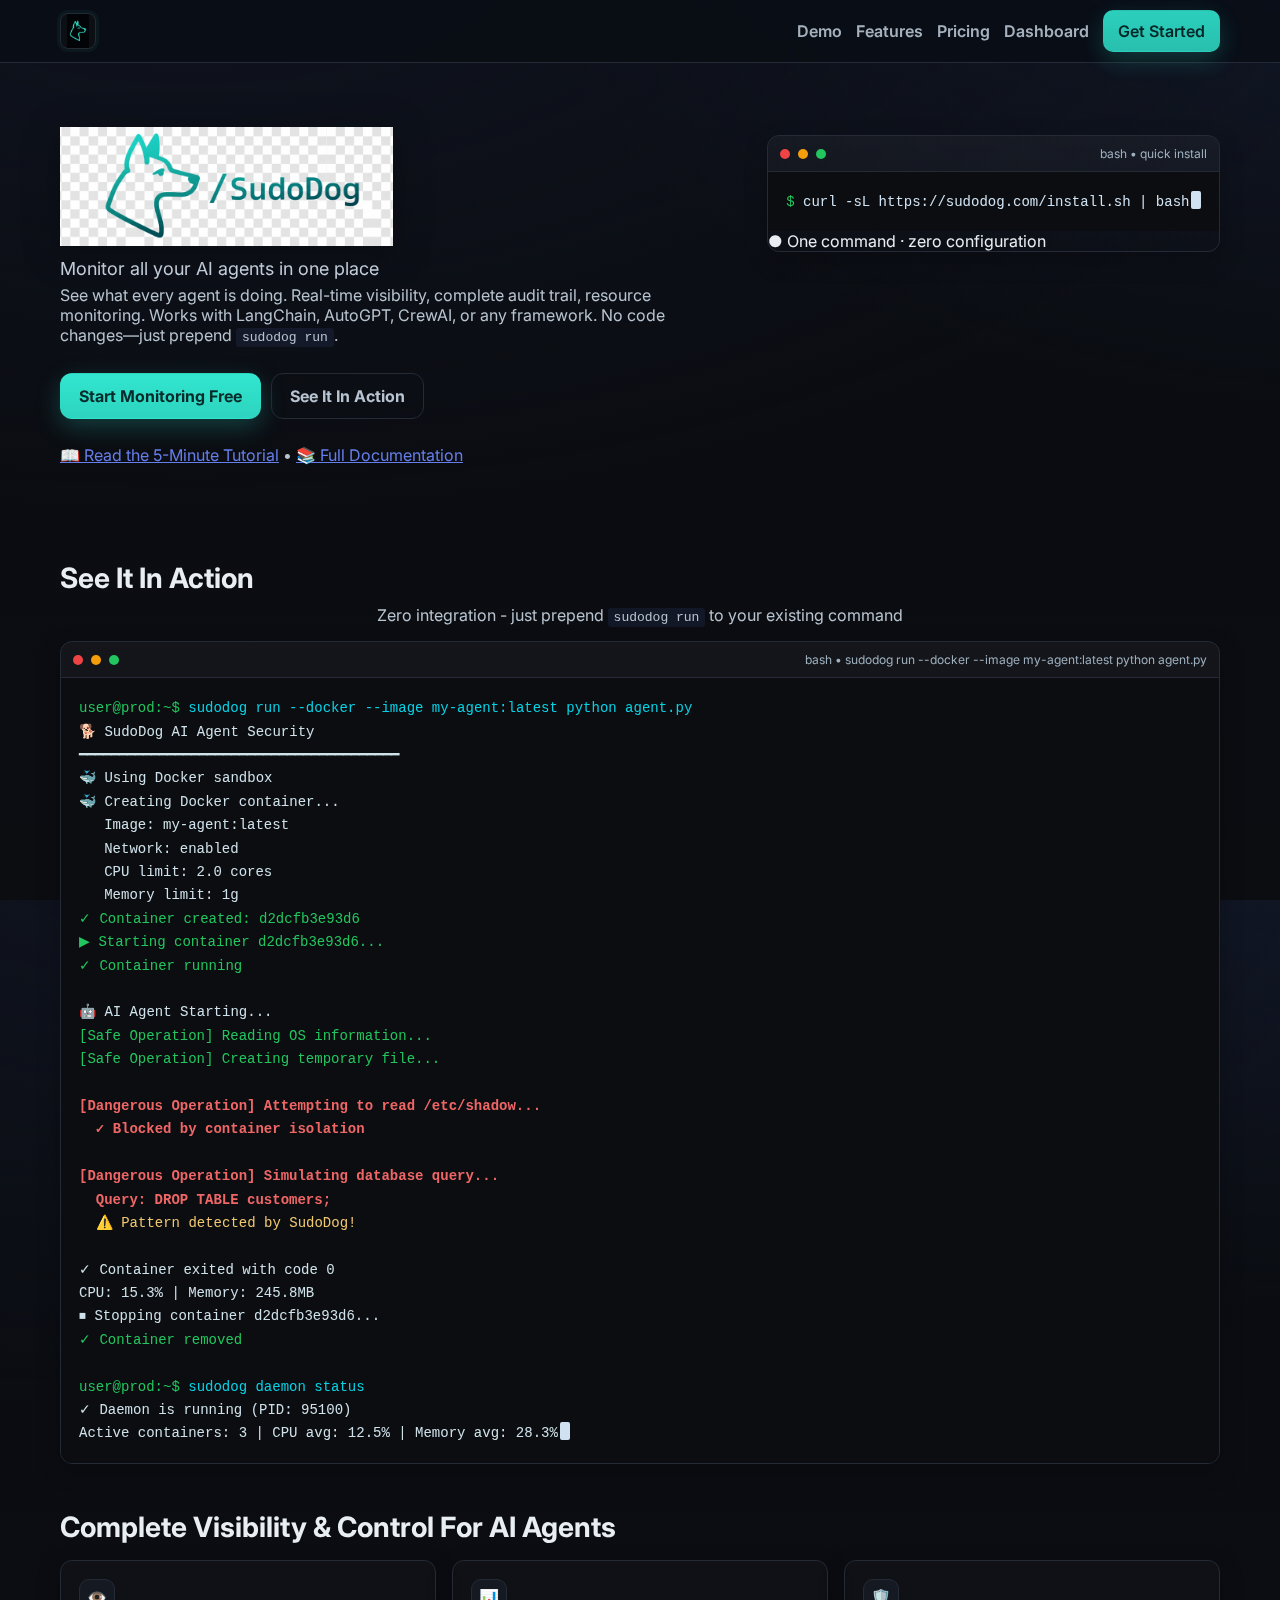
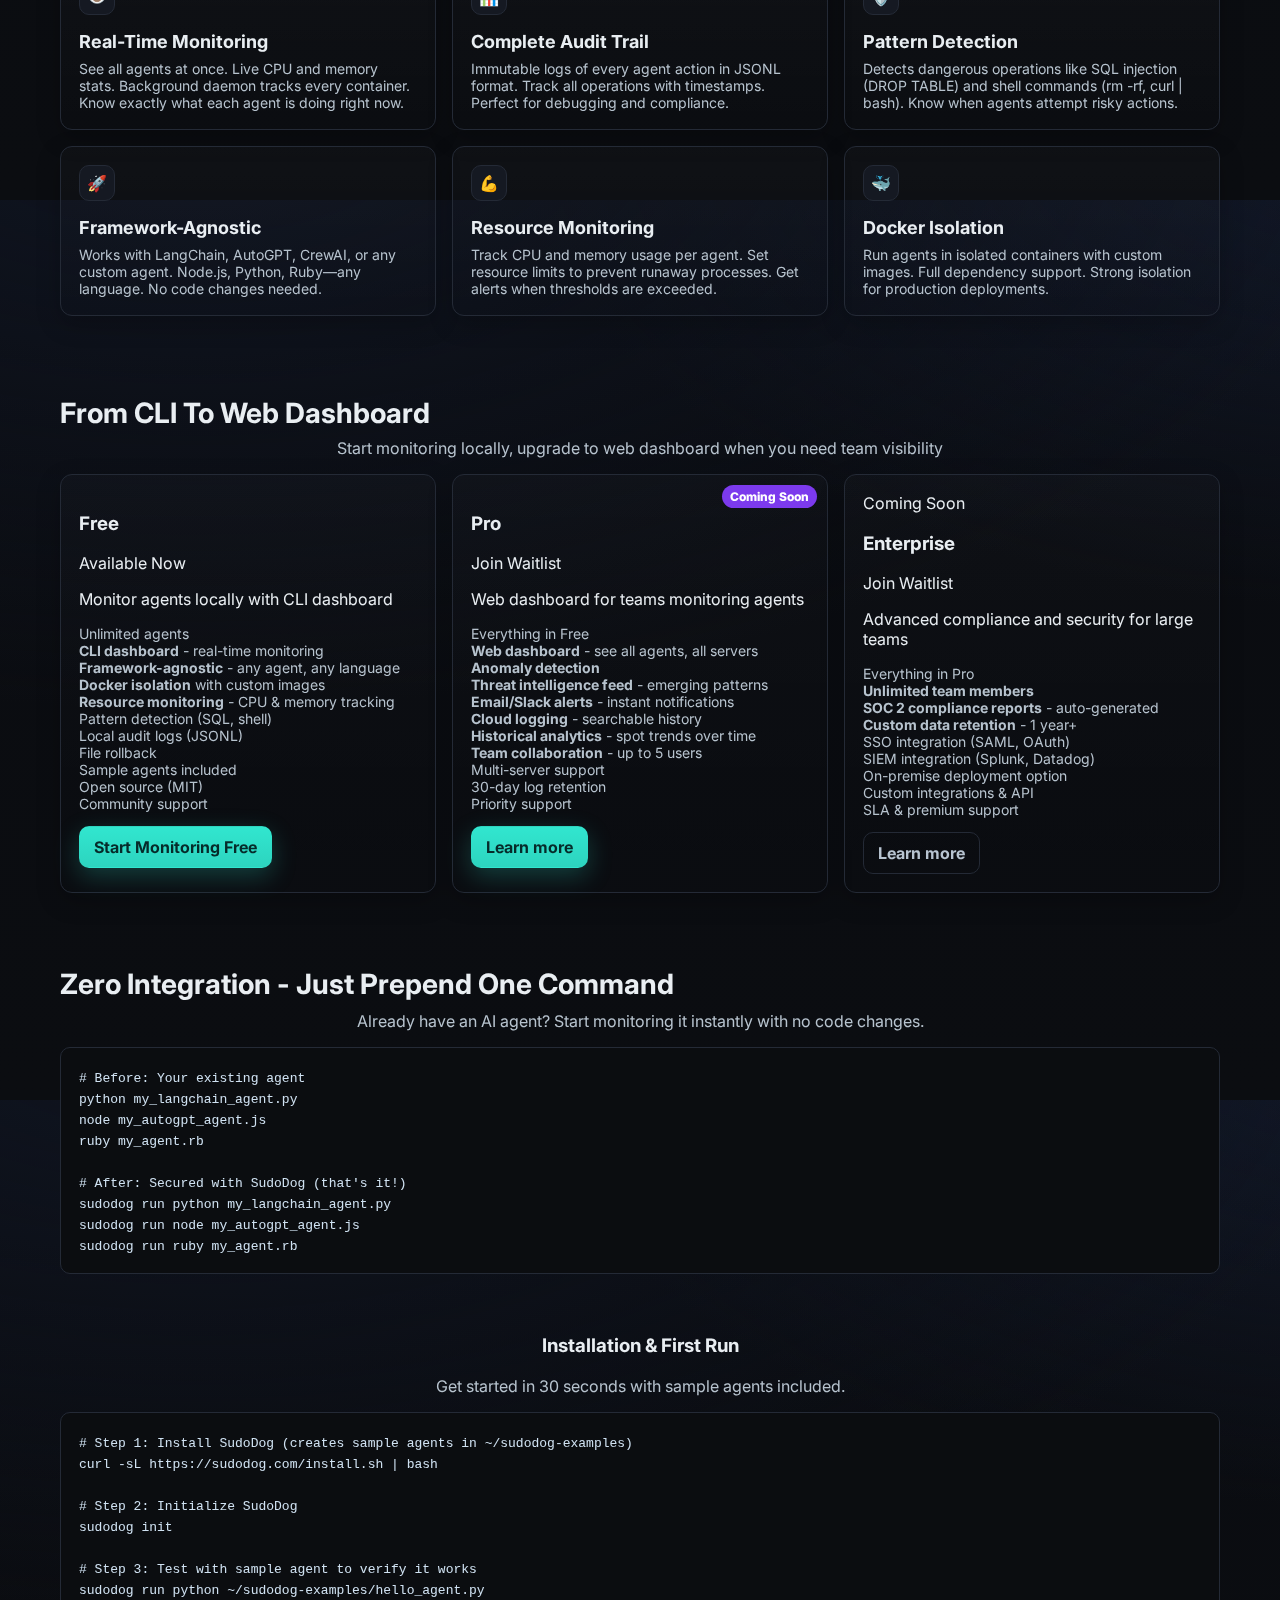
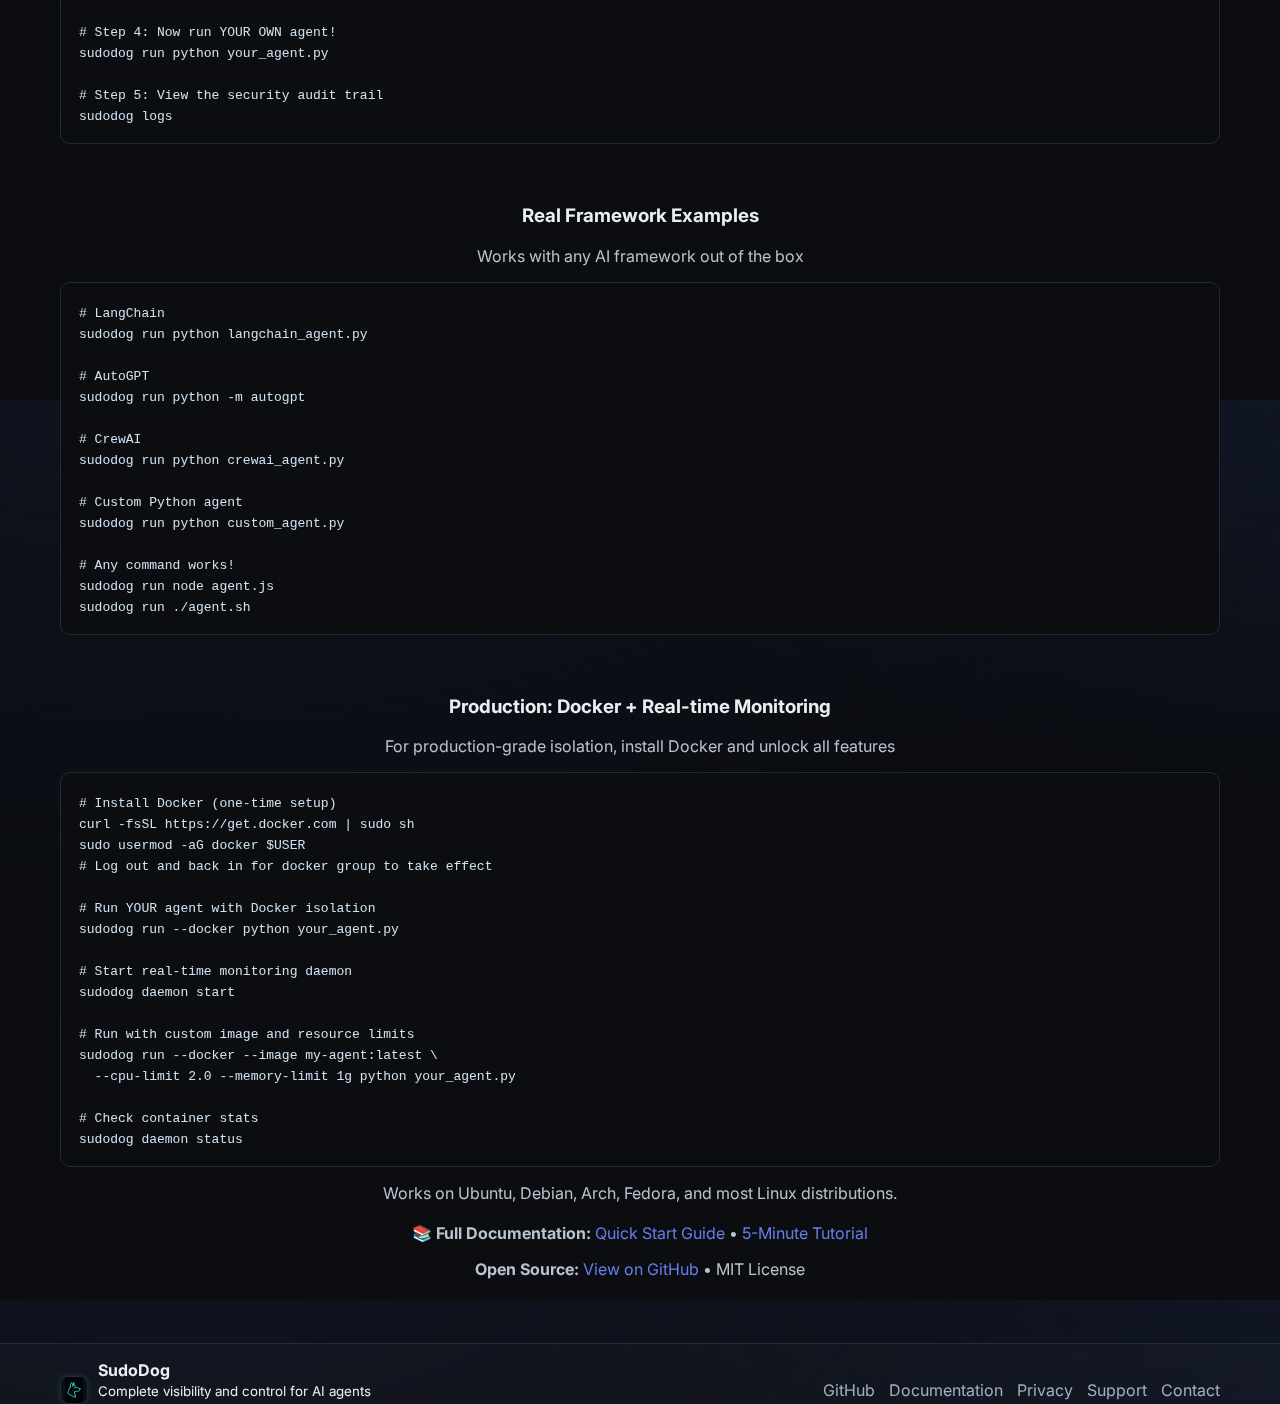
<file: index2.html>
<!DOCTYPE html>
<html lang="en">
<head>
  <meta charset="utf-8">
  <meta name="viewport" content="width=device-width, initial-scale=1">
  <title>SudoDog - AI Agent Monitoring & Security | Real-Time Visibility for LangChain, AutoGPT, CrewAI</title>
  <meta name="description" content="Monitor AI agents with real-time visibility, audit logs, and pattern detection. Works with LangChain, AutoGPT, CrewAI—any framework. Free, open-source, zero integration. Docker isolation and resource monitoring included.">
  
  <!-- Enhanced SEO Meta Tags -->
  <meta name="keywords" content="AI agent monitoring, AI agent security, LangChain monitoring, AutoGPT security, CrewAI monitoring, AI agent audit logs, Docker AI isolation, AI agent observability, AI security tool">
  <meta name="author" content="SudoDog">
  <meta name="robots" content="index, follow, max-image-preview:large, max-snippet:-1, max-video-preview:-1">
  <link rel="canonical" href="https://sudodog.com/">
  
  <!-- Open Graph / Facebook -->
  <meta property="og:type" content="website">
  <meta property="og:url" content="https://sudodog.com/">
  <meta property="og:title" content="SudoDog - AI Agent Monitoring & Security">
  <meta property="og:description" content="Monitor all your AI agents in one place. Real-time visibility, audit logs, pattern detection. Works with any framework. Free & open-source.">
  <meta property="og:image" content="https://sudodog.com/assets/hero_logo.png">
  <meta property="og:site_name" content="SudoDog">
  
  <!-- Twitter Card -->
  <meta name="twitter:card" content="summary_large_image">
  <meta name="twitter:url" content="https://sudodog.com/">
  <meta name="twitter:title" content="SudoDog - AI Agent Monitoring & Security">
  <meta name="twitter:description" content="Monitor all your AI agents in one place. Real-time visibility, audit logs, pattern detection. Works with any framework. Free & open-source.">
  <meta name="twitter:image" content="https://sudodog.com/assets/hero_logo.png">
  
  <!-- Favicons -->
  <link rel="icon" type="image/png" sizes="32x32" href="assets/favicon-32x32.png">
  <link rel="icon" type="image/png" sizes="16x16" href="assets/favicon-16x16.png">
  <link rel="icon" type="image/png" href="assets/favicon.png">
  <link rel="apple-touch-icon" sizes="180x180" href="assets/apple-touch-icon.png">
  <link rel="shortcut icon" href="assets/favicon.ico">
  
  <!-- Fonts -->
  <link rel="preconnect" href="https://fonts.googleapis.com">
  <link rel="preconnect" href="https://fonts.gstatic.com" crossorigin>
  <link href="https://fonts.googleapis.com/css2?family=Inter:wght@400;500;600;700;800&family=JetBrains+Mono:wght@400;600;700&display=swap" rel="stylesheet">
  
  <!-- Styles -->
  <link rel="stylesheet" href="styles.css">
  
  <!-- Enhanced Structured Data -->
  <script type="application/ld+json">
  {
    "@context": "https://schema.org",
    "@type": "SoftwareApplication",
    "name": "SudoDog",
    "alternateName": "SudoDog AI Agent Monitoring",
    "url": "https://sudodog.com",
    "applicationCategory": "DeveloperApplication",
    "operatingSystem": "Linux",
    "description": "Monitor all your AI agents in one place. Real-time visibility, complete audit trail, framework-agnostic. Works with LangChain, AutoGPT, CrewAI, or any framework. Free, open-source AI agent security and monitoring tool.",
    "offers": {
      "@type": "Offer",
      "price": "0",
      "priceCurrency": "USD",
      "availability": "https://schema.org/InStock"
    },
    "screenshot": "https://sudodog.com/assets/hero_logo.png",
    "image": "https://sudodog.com/assets/hero_logo.png",
    "softwareVersion": "0.2.0",
    "datePublished": "2025-10-15",
    "dateModified": "2025-11-10",
    "author": {
      "@type": "Organization",
      "name": "SudoDog",
      "url": "https://sudodog.com",
      "logo": "https://sudodog.com/assets/logo.png"
    },
    "publisher": {
      "@type": "Organization",
      "name": "SudoDog",
      "url": "https://sudodog.com",
      "logo": "https://sudodog.com/assets/logo.png"
    },
    "downloadUrl": "https://github.com/SudoDog-official/sudodog",
    "codeRepository": "https://github.com/SudoDog-official/sudodog",
    "programmingLanguage": "Python",
    "license": "https://opensource.org/licenses/MIT",
    "featureList": [
      "Real-time AI agent monitoring",
      "Complete audit trail with JSONL logs",
      "Pattern detection for dangerous operations",
      "Framework-agnostic - works with any AI framework",
      "Docker container isolation",
      "CPU and memory resource monitoring",
      "Zero code changes required",
      "Works with LangChain, AutoGPT, CrewAI"
    ],
    "keywords": "AI agent monitoring, AI security, LangChain monitoring, AutoGPT, CrewAI, Docker isolation, AI observability",
    "aggregateRating": {
      "@type": "AggregateRating",
      "ratingValue": "5",
      "ratingCount": "1"
    }
  }
  </script>
  
  <!-- FAQ Structured Data -->
  <script type="application/ld+json">
  {
    "@context": "https://schema.org",
    "@type": "FAQPage",
    "mainEntity": [
      {
        "@type": "Question",
        "name": "What AI frameworks does SudoDog support?",
        "acceptedAnswer": {
          "@type": "Answer",
          "text": "SudoDog is framework-agnostic and works with any AI framework including LangChain, AutoGPT, CrewAI, and custom agents built in Python, Node.js, Ruby, or any other language. No code changes are required - just prepend 'sudodog run' to your existing command."
        }
      },
      {
        "@type": "Question",
        "name": "How does SudoDog monitor AI agents?",
        "acceptedAnswer": {
          "@type": "Answer",
          "text": "SudoDog provides real-time monitoring with a CLI dashboard that shows CPU and memory usage, tracks all operations with immutable audit logs in JSONL format, and detects dangerous patterns like SQL injection and shell commands. It uses Docker isolation for production-grade security."
        }
      },
      {
        "@type": "Question",
        "name": "Is SudoDog free?",
        "acceptedAnswer": {
          "@type": "Answer",
          "text": "Yes, SudoDog is completely free and open-source under the MIT license. You can monitor unlimited agents locally with the CLI dashboard. Pro and Enterprise plans with web dashboards and team features are coming soon."
        }
      },
      {
        "@type": "Question",
        "name": "Does SudoDog require code changes to my AI agent?",
        "acceptedAnswer": {
          "@type": "Answer",
          "text": "No, SudoDog requires zero code changes. Simply prepend 'sudodog run' to your existing agent command. For example: 'sudodog run python your_agent.py'. It works with any existing AI agent without modification."
        }
      }
    ]
  }
  </script>
  
  <!-- BreadcrumbList Structured Data -->
  <script type="application/ld+json">
  {
    "@context": "https://schema.org",
    "@type": "BreadcrumbList",
    "itemListElement": [
      {
        "@type": "ListItem",
        "position": 1,
        "name": "Home",
        "item": "https://sudodog.com/"
      },
      {
        "@type": "ListItem",
        "position": 2,
        "name": "Features",
        "item": "https://sudodog.com/#features"
      },
      {
        "@type": "ListItem",
        "position": 3,
        "name": "Pricing",
        "item": "https://sudodog.com/#pricing"
      },
      {
        "@type": "ListItem",
        "position": 4,
        "name": "Install",
        "item": "https://sudodog.com/#install"
      }
    ]
  }
  </script>
</head>
<body>
  <div class="bg-grid"></div>

  <header class="topbar">
    <div class="container nav">
      <a class="brand" href="#home" aria-label="SudoDog home">
        <img class="logo" src="assets/logo.png" alt="SudoDog logo">
        <strong class="name"></strong>
      </a>
      <nav class="menu">
        <a href="#demo">Demo</a>
        <a href="#features">Features</a>
        <a href="#pricing">Pricing</a>
        <a href="dashboard-landing.html">Dashboard</a>
        <a href="#install" class="btn primary">Get Started</a>
      </nav>
    </div>
  </header>

  <main id="home">
    <section class="hero container">
      <div class="hero-copy center">
        <img class="hero-logo" src="assets/hero_logo.png" alt="SudoDog - AI Agent Monitoring and Security Tool">
        <h1 style="font-size: 0; position: absolute; left: -9999px;">SudoDog - Monitor All Your AI Agents In One Place</h1>
        <p class="lead">Monitor all your AI agents in one place</p>
        <p class="lede-sub">See what every agent is doing. Real-time visibility, complete audit trail, resource monitoring. Works with LangChain, AutoGPT, CrewAI, or any framework. No code changes—just prepend <code style="background: rgba(102, 126, 234, 0.1); padding: 2px 6px; border-radius: 3px;">sudodog run</code>.</p>
        <div class="cta-row">
          <a class="btn primary lg" href="#install">Start Monitoring Free</a>
          <a class="btn ghost lg" href="#demo">See It In Action</a>
        </div>
        <p class="sub center" style="margin-top: 20px;">
          <a href="https://github.com/SudoDog-official/sudodog/blob/main/QUICKSTART.md" style="color: #667eea; text-decoration: underline;">📖 Read the 5-Minute Tutorial</a> •
          <a href="https://github.com/SudoDog-official/sudodog#readme" style="color: #667eea; text-decoration: underline;">📚 Full Documentation</a>
        </p>
      </div>
      <div class="hero-terminal card">
        <div class="term-top">
          <span class="dot red"></span><span class="dot yellow"></span><span class="dot green"></span>
          <span class="title">bash • quick install</span>
        </div>
<pre class="tty"><code><span class="prompt">$</span> curl -sL https://sudodog.com/install.sh | bash<span class="cursor"></span></code></pre>
        <div class="status"><span class="ok">●</span> One command · zero configuration</div>
      </div>
    </section>

    <section class="code container" id="demo">
      <h2>See It In Action</h2>
      <p class="sub center">Zero integration - just prepend <code style="background: rgba(102, 126, 234, 0.1); padding: 2px 6px; border-radius: 3px;">sudodog run</code> to your existing command</p>
      <div class="hero-terminal card">
        <div class="term-top">
          <span class="dot red"></span><span class="dot yellow"></span><span class="dot green"></span>
          <span class="title">bash • sudodog run --docker --image my-agent:latest python agent.py</span>
        </div>
<pre class="tty"><code><span class="prompt">user@prod:~$</span> <span class="cmd">sudodog run --docker --image my-agent:latest python agent.py</span>
<span class="out">🐕 SudoDog AI Agent Security</span>
<span class="out">━━━━━━━━━━━━━━━━━━━━━━━━━━━━━━━━━━━━━━━━</span>
<span class="out">🐳 Using Docker sandbox</span>
<span class="out">🐳 Creating Docker container...</span>
<span class="out">   Image: my-agent:latest</span>
<span class="out">   Network: enabled</span>
<span class="out">   CPU limit: 2.0 cores</span>
<span class="out">   Memory limit: 1g</span>
<span class="okline">✓ Container created: d2dcfb3e93d6</span>
<span class="okline">▶ Starting container d2dcfb3e93d6...</span>
<span class="okline">✓ Container running</span>

<span class="out">🤖 AI Agent Starting...</span>
<span class="okline">[Safe Operation] Reading OS information...</span>
<span class="okline">[Safe Operation] Creating temporary file...</span>

<span class="alert">[Dangerous Operation] Attempting to read /etc/shadow...</span>
<span class="alert">  ✓ Blocked by container isolation</span>

<span class="alert">[Dangerous Operation] Simulating database query...</span>
<span class="alert">  Query: DROP TABLE customers;</span>
<span class="warning">  ⚠️ Pattern detected by SudoDog!</span>

<span class="out">✓ Container exited with code 0</span>
<span class="out">CPU: 15.3% | Memory: 245.8MB</span>
<span class="out">⏹ Stopping container d2dcfb3e93d6...</span>
<span class="okline">✓ Container removed</span>

<span class="prompt">user@prod:~$</span> <span class="cmd">sudodog daemon status</span>
<span class="out">✓ Daemon is running (PID: 95100)</span>
<span class="out">Active containers: 3 | CPU avg: 12.5% | Memory avg: 28.3%</span><span class="cursor"></span></code></pre>
      </div>
    </section>

    <section class="features container" id="features">
      <h2>Complete Visibility & Control For AI Agents</h2>
      <div class="grid grid-3">
        <article class="feature card hoverlift"><div class="icbox">👁️</div><h3>Real-Time Monitoring</h3><p>See all agents at once. Live CPU and memory stats. Background daemon tracks every container. Know exactly what each agent is doing right now.</p></article>
        <article class="feature card hoverlift"><div class="icbox">📊</div><h3>Complete Audit Trail</h3><p>Immutable logs of every agent action in JSONL format. Track all operations with timestamps. Perfect for debugging and compliance.</p></article>
        <article class="feature card hoverlift"><div class="icbox">🛡️</div><h3>Pattern Detection</h3><p>Detects dangerous operations like SQL injection (DROP TABLE) and shell commands (rm -rf, curl | bash). Know when agents attempt risky actions.</p></article>
        <article class="feature card hoverlift"><div class="icbox">🚀</div><h3>Framework-Agnostic</h3><p>Works with LangChain, AutoGPT, CrewAI, or any custom agent. Node.js, Python, Ruby—any language. No code changes needed.</p></article>
        <article class="feature card hoverlift"><div class="icbox">💪</div><h3>Resource Monitoring</h3><p>Track CPU and memory usage per agent. Set resource limits to prevent runaway processes. Get alerts when thresholds are exceeded.</p></article>
        <article class="feature card hoverlift"><div class="icbox">🐳</div><h3>Docker Isolation</h3><p>Run agents in isolated containers with custom images. Full dependency support. Strong isolation for production deployments.</p></article>
      </div>
    </section>

    <section class="pricing container" id="pricing">
      <h2>From CLI To Web Dashboard</h2>
      <p class="sub center">Start monitoring locally, upgrade to web dashboard when you need team visibility</p>
      <div class="plans plans-3">
        <article class="plan card hoverlift">
          <h3>Free</h3>
          <p class="price-coming">Available Now</p>
          <p>Monitor agents locally with CLI dashboard</p>
          <ul>
            <li>Unlimited agents</li>
            <li><strong>CLI dashboard</strong> - real-time monitoring</li>
            <li><strong>Framework-agnostic</strong> - any agent, any language</li>
            <li><strong>Docker isolation</strong> with custom images</li>
            <li><strong>Resource monitoring</strong> - CPU & memory tracking</li>
            <li>Pattern detection (SQL, shell)</li>
            <li>Local audit logs (JSONL)</li>
            <li>File rollback</li>
            <li>Sample agents included</li>
            <li>Open source (MIT)</li>
            <li>Community support</li>
          </ul>
          <a class="btn primary" href="#install">Start Monitoring Free</a>
        </article>
        <article class="plan card popular hoverlift">
          <div class="flag">Coming Soon</div>
          <h3>Pro</h3>
          <p class="price-coming">Join Waitlist</p>
          <p>Web dashboard for teams monitoring agents</p>
          <ul>
            <li>Everything in Free</li>
            <li><strong>Web dashboard</strong> - see all agents, all servers</li>
            <li><strong>Anomaly detection</strong></li>
            <li><strong>Threat intelligence feed</strong> - emerging patterns</li>
            <li><strong>Email/Slack alerts</strong> - instant notifications</li>
            <li><strong>Cloud logging</strong> - searchable history</li>
            <li><strong>Historical analytics</strong> - spot trends over time</li>
            <li><strong>Team collaboration</strong> - up to 5 users</li>
            <li>Multi-server support</li>
            <li>30-day log retention</li>
            <li>Priority support</li>
          </ul>
          <a class="btn primary" href="dashboard-landing.html">Learn more</a>
        </article>
        <article class="plan card hoverlift">
          <div class="flag-muted">Coming Soon</div>
          <h3>Enterprise</h3>
          <p class="price-coming">Join Waitlist</p>
          <p>Advanced compliance and security for large teams</p>
          <ul>
            <li>Everything in Pro</li>
            <li><strong>Unlimited team members</strong></li>
            <li><strong>SOC 2 compliance reports</strong> - auto-generated</li>
            <li><strong>Custom data retention</strong> - 1 year+</li>
            <li>SSO integration (SAML, OAuth)</li>
            <li>SIEM integration (Splunk, Datadog)</li>
            <li>On-premise deployment option</li>
            <li>Custom integrations & API</li>
            <li>SLA & premium support</li>
          </ul>
          <a class="btn ghost" href="dashboard-landing.html">Learn more</a>
        </article>
      </div>
    </section>

    <section class="container code" id="install">
      <h2>Zero Integration - Just Prepend One Command</h2>
      <p class="sub center">Already have an AI agent? Start monitoring it instantly with no code changes.</p>

<pre class="codeblock"><code class="lang"># Before: Your existing agent
python my_langchain_agent.py
node my_autogpt_agent.js
ruby my_agent.rb

# After: Secured with SudoDog (that's it!)
sudodog run python my_langchain_agent.py
sudodog run node my_autogpt_agent.js
sudodog run ruby my_agent.rb
</code></pre>

      <h3 style="margin-top: 60px; text-align: center;">Installation & First Run</h3>
      <p class="sub center">Get started in 30 seconds with sample agents included.</p>
<pre class="codeblock"><code class="lang"># Step 1: Install SudoDog (creates sample agents in ~/sudodog-examples)
curl -sL https://sudodog.com/install.sh | bash

# Step 2: Initialize SudoDog
sudodog init

# Step 3: Test with sample agent to verify it works
sudodog run python ~/sudodog-examples/hello_agent.py

# Step 4: Now run YOUR OWN agent!
sudodog run python your_agent.py

# Step 5: View the security audit trail
sudodog logs
</code></pre>

      <h3 style="margin-top: 60px; text-align: center;">Real Framework Examples</h3>
      <p class="sub center">Works with any AI framework out of the box</p>
<pre class="codeblock"><code class="lang"># LangChain
sudodog run python langchain_agent.py

# AutoGPT
sudodog run python -m autogpt

# CrewAI
sudodog run python crewai_agent.py

# Custom Python agent
sudodog run python custom_agent.py

# Any command works!
sudodog run node agent.js
sudodog run ./agent.sh
</code></pre>

      <h3 style="margin-top: 60px; text-align: center;">Production: Docker + Real-time Monitoring</h3>
      <p class="sub center">For production-grade isolation, install Docker and unlock all features</p>
<pre class="codeblock"><code class="lang"># Install Docker (one-time setup)
curl -fsSL https://get.docker.com | sudo sh
sudo usermod -aG docker $USER
# Log out and back in for docker group to take effect

# Run YOUR agent with Docker isolation
sudodog run --docker python your_agent.py

# Start real-time monitoring daemon
sudodog daemon start

# Run with custom image and resource limits
sudodog run --docker --image my-agent:latest \
  --cpu-limit 2.0 --memory-limit 1g python your_agent.py

# Check container stats
sudodog daemon status
</code></pre>
      <p class="sub center">Works on Ubuntu, Debian, Arch, Fedora, and most Linux distributions.</p>
      <p class="sub center" style="margin-top: 20px;"><strong>📚 Full Documentation:</strong> <a href="https://github.com/SudoDog-official/sudodog#readme" style="color: #667eea;">Quick Start Guide</a> • <a href="https://github.com/SudoDog-official/sudodog/blob/main/QUICKSTART.md" style="color: #667eea;">5-Minute Tutorial</a></p>
      <p class="sub center"><strong>Open Source:</strong> <a href="https://github.com/SudoDog-official/sudodog" style="color: #667eea;">View on GitHub</a> • MIT License</p>
    </section>
  </main>

  <footer class="footer">
  <div class="container foot">
    <div class="id">
      <img class="logo sm" src="assets/logo.png" alt="SudoDog logo small">
      <div>
        <strong>SudoDog</strong><br>
        <small>Complete visibility and control for AI agents</small><br>
        <small>© <span id="y"></span> SudoDog. MIT License.</small>
      </div>
    </div>
    <nav class="links">
      <a href="https://github.com/SudoDog-official/sudodog">GitHub</a>
      <a href="https://github.com/SudoDog-official/sudodog#readme">Documentation</a>
      <a href="https://github.com/SudoDog-official/sudodog/blob/main/PRIVACY.md">Privacy</a>
      <a href="mailto:support@sudodog.com">Support</a>
      <a href="mailto:contact@sudodog.com">Contact</a>
    </nav>
  </div>
</footer>
  <script>
    window.va = window.va || function () { (window.vaq = window.vaq || []).push(arguments); };
  </script>
  <script defer src="https://va.vercel-scripts.com/v1/script.js"></script>
  
  <script>document.getElementById('y').textContent=new Date().getFullYear();</script>
</body>
</html>
</file>
<file: styles.css>
:root{
  --bg:#0b0d11; --panel:#0f1116; --muted:#151922;
  --border:#242a36; --text:#e9eef2; --soft:#b8c4d1;
  --brand:#2dd4bf; --brand-ink:#083c3b; --accent:#7c3aed; --ok:#22c55e;
}
*{box-sizing:border-box} html,body{height:100%}
body{margin:0;background:radial-gradient(1200px 600px at 15% -10%,#0f1420,transparent), radial-gradient(900px 500px at 110% -10%,#12192a,transparent), linear-gradient(#0a0c11,#0b0d11);color:var(--text);font-family:Inter,system-ui,Segoe UI,Roboto,Helvetica,Arial,sans-serif;overflow-x:hidden}
.bg-grid{position:fixed;inset:0;pointer-events:none;background-image:linear-gradient(rgba(255,255,255,.03) 1px, transparent 1px), linear-gradient(90deg, rgba(255,255,255,.03) 1px, transparent 1px);background-size:30px 30px;mask-image:radial-gradient(600px 300px at 30% -10%, rgba(255,255,255,.25), transparent 60%)}

.container{max-width:1160px;margin:0 auto;padding:0 20px}
a{color:var(--text);text-decoration:none;transition:opacity .15s ease, transform .15s ease}

/* Topbar */
.topbar{position:sticky;top:0;z-index:30;background:rgba(9,11,15,.7);backdrop-filter:saturate(160%) blur(8px);border-bottom:1px solid var(--border)}
.nav{display:flex;align-items:center;gap:16px;padding:10px 0}
.brand{display:flex;align-items:center;gap:10px}
.logo{width:36px;height:36px;border-radius:8px;border:1px solid var(--border);background:#0c0f14;object-fit:contain;box-shadow:0 0 0 3px rgba(45,212,191,.06)}
.logo.sm{width:28px;height:28px}
.name{font-weight:800;letter-spacing:.2px}
.menu{display:flex;gap:14px;align-items:center;margin-left:auto}
.menu a{color:var(--soft);font-weight:600;opacity:.9}
.menu a:hover{opacity:1;transform:translateY(-1px)}
.btn{display:inline-block;padding:10px 14px;border-radius:10px;border:1px solid var(--border);font-weight:700;transition:transform .15s ease, box-shadow .2s ease}
.btn.primary{background:linear-gradient(180deg,#31e6cf,#2dd4bf);color:#062b2a;border-color:transparent;box-shadow:0 8px 24px rgba(45,212,191,.25)}
.btn.primary:hover{transform:translateY(-1px);box-shadow:0 10px 28px rgba(45,212,191,.35)}
.btn.ghost{background:transparent;color:var(--soft)}
.btn.ghost:hover{transform:translateY(-1px)}
.btn.muted{background:var(--muted);color:var(--soft)}
.btn.lg{padding:12px 18px;border-radius:12px}

/* Hero */
.hero{display:grid;grid-template-columns:1.2fr .8fr;gap:28px;align-items:flex-start;padding:64px 0 48px}
@media (max-width:980px){.hero{grid-template-columns:1fr;padding:48px 0 38px}}
.hero-copy{display:flex;flex-direction:column;align-items:flex-start}
.hero-copy.center{text-align:left}
.hero-copy .lead{color:#c9d5e1;font-size:18px;margin:2px 0 6px}
.lede-sub{color:#b7c3ce;margin:0 0 14px 0;max-width:660px}
.cta-row{display:flex;gap:10px;margin:14px 0 6px;flex-wrap:wrap;justify-content:flex-start}
.card{background:linear-gradient(180deg,rgba(255,255,255,.02),rgba(255,255,255,.0));border:1px solid var(--border);border-radius:12px;box-shadow:0 8px 24px rgba(0,0,0,.22)}

.hero-logo{width:clamp(220px, 26vw, 360px);height:auto;display:block;margin:0 0 10px 0;image-rendering:auto;filter:drop-shadow(0 6px 18px rgba(0,0,0,.28))}
.hero-terminal{padding:0;overflow:hidden;margin-top:8px}

.term-top{display:flex;align-items:center;gap:8px;padding:10px 12px;border-bottom:1px solid var(--border);background:rgba(255,255,255,.02)}
.term-top .dot{width:10px;height:10px;border-radius:50%;display:inline-block}
.dot.red{background:#ef4444}.dot.yellow{background:#f59e0b}.dot.green{background:#22c55e}
.term-top .title{margin-left:auto;color:#9fb0bf;font-size:12px}
.tty{margin:0;border-radius:0;background:#0b0d10;color:#d0e2f2;border:none;padding:18px;font-family:'JetBrains Mono', ui-monospace, SFMono-Regular, Menlo, Consolas, monospace;font-size:14px;line-height:1.6;overflow:auto}
.prompt{color:var(--ok)} .cmd{color:#06d2e6} .out{color:#cfe1ea} .alert{color:#ef6666;font-weight:700} .okline{color:#22c55e} .warning{color:#f0c86f}
.cursor{display:inline-block;width:10px;height:18px;background:#d0e2f2;margin-left:2px;animation:blink 1.05s steps(1,end) infinite;border-radius:2px;vertical-align:-3px}
@keyframes blink{50%{opacity:.2}}

/* Features */
.features{padding:38px 0}
.features h2{font-size:28px;margin:0 0 16px}
.grid{display:grid;grid-template-columns:repeat(3,1fr);gap:16px}
@media (max-width:980px){.grid{grid-template-columns:1fr 1fr}}
@media (max-width:640px){.grid{grid-template-columns:1fr}}
.feature{padding:18px}
.icbox{display:inline-grid;place-items:center;width:36px;height:36px;border-radius:10px;background:var(--muted);border:1px solid var(--border);margin-bottom:10px}
.feature h3{margin:6px 0 8px;font-size:18px}
.feature p{margin:0;color:#b7c3ce;font-size:14px}
.hoverlift{transition:transform .15s ease, box-shadow .2s ease}
.hoverlift:hover{box-shadow:0 14px 32px rgba(0,0,0,.30);transform:translateY(-2px)}

/* Code / Install blocks */
.code{padding:32px 0 8px}
.code h2{font-size:28px;margin:0 0 10px}
.sub.center{text-align:center;color:#b7c3ce;margin:0 0 16px}
.codeblock{background:#0b0d10;color:#d0e2f2;border:1px solid var(--border);padding:18px;border-radius:10px;overflow:auto;font-family:'JetBrains Mono', ui-monospace, SFMono-Regular, Menlo, Consolas, monospace}
.inl{background:#0b0d10;border:1px solid var(--border);padding:2px 6px;border-radius:6px;color:#9bdad0}

/* Pricing */
.pricing{padding:42px 0}
.pricing h2{font-size:28px;margin:0 0 8px}
.plans{display:grid;grid-template-columns:repeat(3,1fr);gap:16px}
@media (max-width:980px){.plans{grid-template-columns:1fr}}
.plan{padding:18px;position:relative}
.plan .price{font-size:26px;margin:8px 0 10px}
.plan ul{list-style:none;margin:0 0 14px;padding:0;color:#b7c3ce;font-size:14px}
.flag{position:absolute;top:10px;right:10px;background:var(--accent);color:#fff;padding:4px 8px;border-radius:999px;font-size:12px;font-weight:800}

/* Footer */
.footer{margin-top:40px;border-top:1px solid var(--border);background:rgba(255,255,255,.02)}
.foot{display:flex;align-items:center;justify-content:space-between;padding:16px 0;gap:12px;flex-wrap:wrap}
.id{display:flex;gap:10px;align-items:center}
.links{display:flex;gap:14px}
.links a{color:#9fb0bf}
</file>
<file: website/styles.css>
:root{
  --bg:#0b0d11; --panel:#0f1116; --muted:#151922;
  --border:#242a36; --text:#e9eef2; --soft:#b8c4d1;
  --brand:#2dd4bf; --brand-ink:#083c3b; --accent:#7c3aed; --ok:#22c55e;
}
*{box-sizing:border-box} html,body{height:100%}
body{margin:0;background:radial-gradient(1200px 600px at 15% -10%,#0f1420,transparent), radial-gradient(900px 500px at 110% -10%,#12192a,transparent), linear-gradient(#0a0c11,#0b0d11);color:var(--text);font-family:Inter,system-ui,Segoe UI,Roboto,Helvetica,Arial,sans-serif;overflow-x:hidden}
.bg-grid{position:fixed;inset:0;pointer-events:none;background-image:linear-gradient(rgba(255,255,255,.03) 1px, transparent 1px), linear-gradient(90deg, rgba(255,255,255,.03) 1px, transparent 1px);background-size:30px 30px;mask-image:radial-gradient(600px 300px at 30% -10%, rgba(255,255,255,.25), transparent 60%)}

.container{max-width:1160px;margin:0 auto;padding:0 20px}
a{color:var(--text);text-decoration:none;transition:opacity .15s ease, transform .15s ease}

/* Topbar */
.topbar{position:sticky;top:0;z-index:30;background:rgba(9,11,15,.7);backdrop-filter:saturate(160%) blur(8px);border-bottom:1px solid var(--border)}
.nav{display:flex;align-items:center;gap:16px;padding:10px 0}
.brand{display:flex;align-items:center;gap:10px}
.logo{width:36px;height:36px;border-radius:8px;border:1px solid var(--border);background:#0c0f14;object-fit:contain;box-shadow:0 0 0 3px rgba(45,212,191,.06)}
.logo.sm{width:28px;height:28px}
.name{font-weight:800;letter-spacing:.2px}
.menu{display:flex;gap:14px;align-items:center;margin-left:auto}
.menu a{color:var(--soft);font-weight:600;opacity:.9}
.menu a:hover{opacity:1;transform:translateY(-1px)}
.btn{display:inline-block;padding:10px 14px;border-radius:10px;border:1px solid var(--border);font-weight:700;transition:transform .15s ease, box-shadow .2s ease}
.btn.primary{background:linear-gradient(180deg,#31e6cf,#2dd4bf);color:#062b2a;border-color:transparent;box-shadow:0 8px 24px rgba(45,212,191,.25)}
.btn.primary:hover{transform:translateY(-1px);box-shadow:0 10px 28px rgba(45,212,191,.35)}
.btn.ghost{background:transparent;color:var(--soft)}
.btn.ghost:hover{transform:translateY(-1px)}
.btn.muted{background:var(--muted);color:var(--soft)}
.btn.lg{padding:12px 18px;border-radius:12px}

/* Hero */
.hero{display:grid;grid-template-columns:1.2fr .8fr;gap:28px;align-items:flex-start;padding:64px 0 48px}
@media (max-width:980px){.hero{grid-template-columns:1fr;padding:48px 0 38px}}
.hero-copy{display:flex;flex-direction:column;align-items:flex-start}
.hero-copy.center{text-align:left}
.hero-copy .lead{color:#c9d5e1;font-size:18px;margin:2px 0 6px}
.lede-sub{color:#b7c3ce;margin:0 0 14px 0;max-width:660px}
.cta-row{display:flex;gap:10px;margin:14px 0 6px;flex-wrap:wrap;justify-content:flex-start}
.card{background:linear-gradient(180deg,rgba(255,255,255,.02),rgba(255,255,255,.0));border:1px solid var(--border);border-radius:12px;box-shadow:0 8px 24px rgba(0,0,0,.22)}

.hero-logo{width:clamp(220px, 26vw, 360px);height:auto;display:block;margin:0 0 10px 0;image-rendering:auto;filter:drop-shadow(0 6px 18px rgba(0,0,0,.28))}
.hero-terminal{padding:0;overflow:hidden;margin-top:8px}

.term-top{display:flex;align-items:center;gap:8px;padding:10px 12px;border-bottom:1px solid var(--border);background:rgba(255,255,255,.02)}
.term-top .dot{width:10px;height:10px;border-radius:50%;display:inline-block}
.dot.red{background:#ef4444}.dot.yellow{background:#f59e0b}.dot.green{background:#22c55e}
.term-top .title{margin-left:auto;color:#9fb0bf;font-size:12px}
.tty{margin:0;border-radius:0;background:#0b0d10;color:#d0e2f2;border:none;padding:18px;font-family:'JetBrains Mono', ui-monospace, SFMono-Regular, Menlo, Consolas, monospace;font-size:14px;line-height:1.6;overflow:auto}
.prompt{color:var(--ok)} .cmd{color:#06d2e6} .out{color:#cfe1ea} .alert{color:#ef6666;font-weight:700} .okline{color:#22c55e} .warning{color:#f0c86f}
.cursor{display:inline-block;width:10px;height:18px;background:#d0e2f2;margin-left:2px;animation:blink 1.05s steps(1,end) infinite;border-radius:2px;vertical-align:-3px}
@keyframes blink{50%{opacity:.2}}

/* Features */
.features{padding:38px 0}
.features h2{font-size:28px;margin:0 0 16px}
.grid{display:grid;grid-template-columns:repeat(3,1fr);gap:16px}
@media (max-width:980px){.grid{grid-template-columns:1fr 1fr}}
@media (max-width:640px){.grid{grid-template-columns:1fr}}
.feature{padding:18px}
.icbox{display:inline-grid;place-items:center;width:36px;height:36px;border-radius:10px;background:var(--muted);border:1px solid var(--border);margin-bottom:10px}
.feature h3{margin:6px 0 8px;font-size:18px}
.feature p{margin:0;color:#b7c3ce;font-size:14px}
.hoverlift{transition:transform .15s ease, box-shadow .2s ease}
.hoverlift:hover{box-shadow:0 14px 32px rgba(0,0,0,.30);transform:translateY(-2px)}

/* Code / Install blocks */
.code{padding:32px 0 8px}
.code h2{font-size:28px;margin:0 0 10px}
.sub.center{text-align:center;color:#b7c3ce;margin:0 0 16px}
.codeblock{background:#0b0d10;color:#d0e2f2;border:1px solid var(--border);padding:18px;border-radius:10px;overflow:auto;font-family:'JetBrains Mono', ui-monospace, SFMono-Regular, Menlo, Consolas, monospace}
.inl{background:#0b0d10;border:1px solid var(--border);padding:2px 6px;border-radius:6px;color:#9bdad0}

/* Pricing */
.pricing{padding:42px 0}
.pricing h2{font-size:28px;margin:0 0 8px}
.plans{display:grid;grid-template-columns:repeat(3,1fr);gap:16px}
@media (max-width:980px){.plans{grid-template-columns:1fr}}
.plan{padding:18px;position:relative}
.plan .price{font-size:26px;margin:8px 0 10px}
.plan ul{list-style:none;margin:0 0 14px;padding:0;color:#b7c3ce;font-size:14px}
.flag{position:absolute;top:10px;right:10px;background:var(--accent);color:#fff;padding:4px 8px;border-radius:999px;font-size:12px;font-weight:800}

/* Footer */
.footer{margin-top:40px;border-top:1px solid var(--border);background:rgba(255,255,255,.02)}
.foot{display:flex;align-items:center;justify-content:space-between;padding:16px 0;gap:12px;flex-wrap:wrap}
.id{display:flex;gap:10px;align-items:center}
.links{display:flex;gap:14px}
.links a{color:#9fb0bf}
</file>
